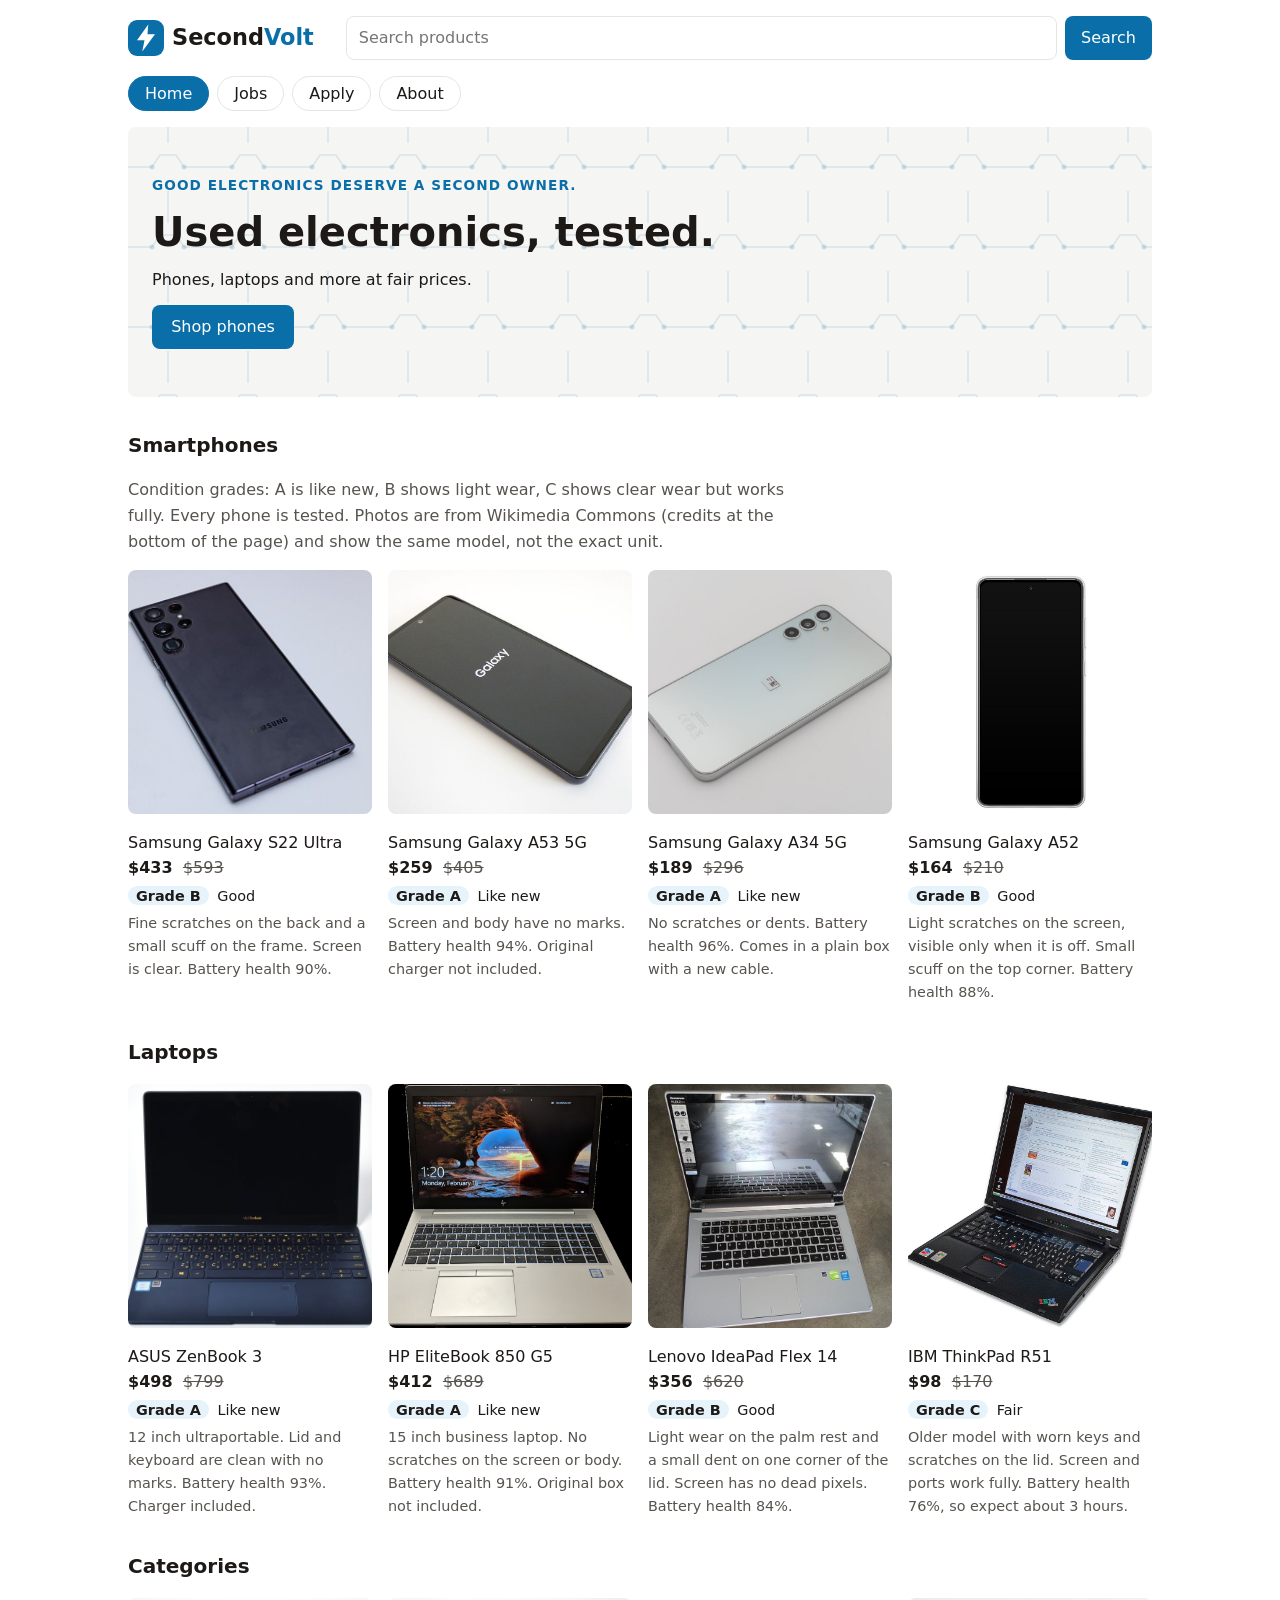
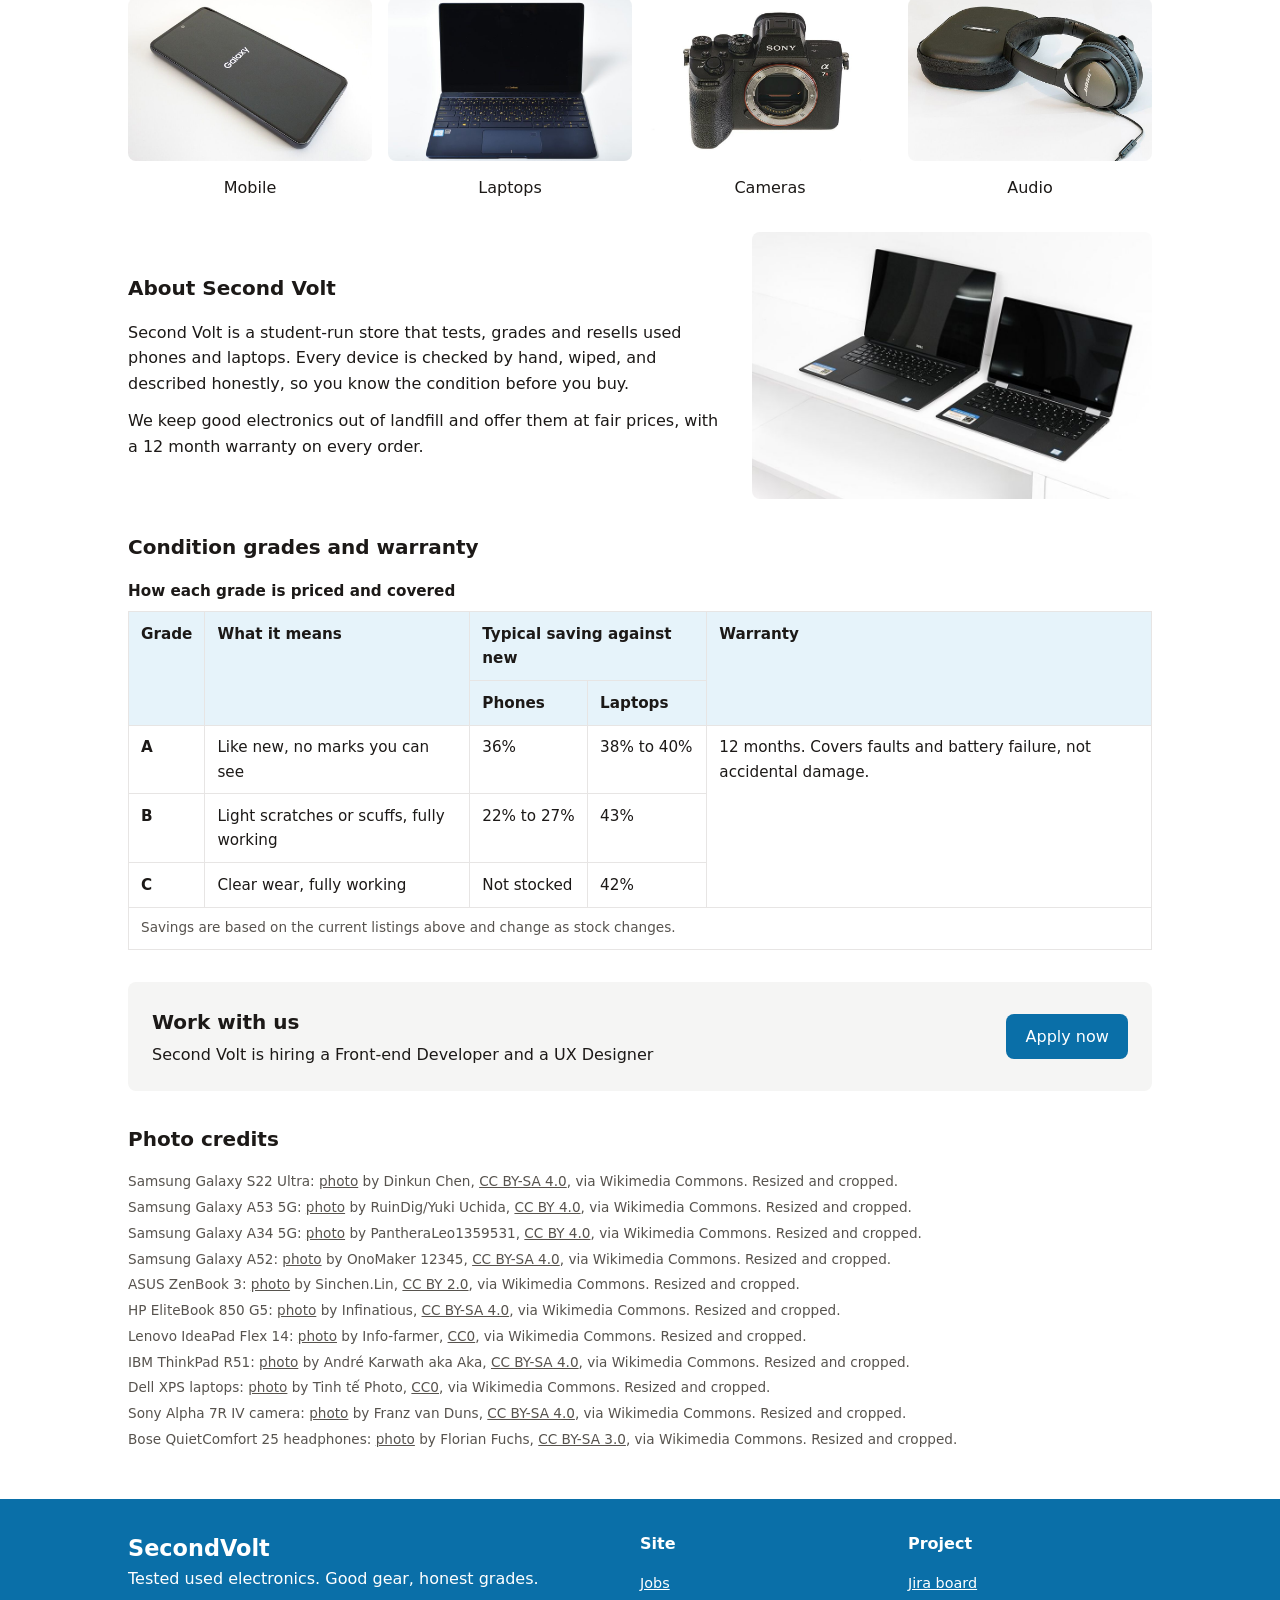
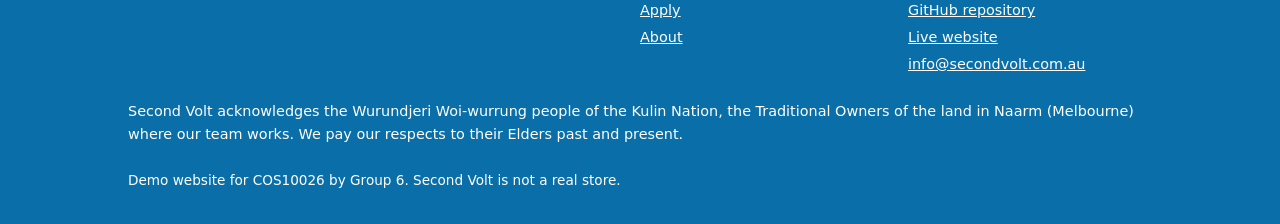
<file: index.html>
<!DOCTYPE html>
<!--
  index.html - Home page for Second Volt
  Author: Trinh Thanh Chuong (106392431), Group 6 (KMCC), COS10026
  Acknowledgements:
  - Shared header, footer and styles.css conventions by the team (see README.md).
  - Product and category photos are from Wikimedia Commons under Creative Commons licences. Photographers and licences are listed in the Photo credits section of this page.
  - Acknowledgement of Country wording follows the guidance linked in the assignment brief.
  - Generative AI (Claude) is being used to review and fix minor problems of the webpage 
-->
<html lang="en">
<head>
  <meta charset="utf-8">
  <meta name="viewport" content="width=device-width, initial-scale=1">
  <meta name="description" content="Second Volt sells tested, used phones and laptops with honest condition grades and a 12 month warranty.">
  <meta name="keywords" content="second hand electronics, used phones, used laptops, refurbished, Second Volt">
  <meta name="author" content="Group 6, COS10026">
  <meta name="theme-color" content="#0a6fa8">
  <link rel="icon" href="images/logo.svg" type="image/svg+xml">
  <title>Second Volt - Used Electronics</title>
  <link rel="stylesheet" href="styles.css">
  <!-- Embedded CSS (assignment requirement): styles for the grade table on this page only -->
  <style>
    .grade-table { width: 100%; border-collapse: collapse; font-size: 0.95rem; }
    .grade-table caption { padding-bottom: 0.5rem; font-weight: 600; text-align: left; }
    .grade-table th, .grade-table td { padding: 0.6rem 0.75rem; text-align: left; border: 1px solid var(--line); vertical-align: top; }
    .grade-table thead th { background: var(--accent-soft); }
    .table-scroll { overflow-x: auto; }
  </style>
</head>
<body>
  <!-- Skip link: lets keyboard and screen reader users jump past the header -->
  <a class="skip-link" href="#main">Skip to main content</a>
  <!-- Header: logo, search form and main menu shared by every page -->
  <header class="site-header">
    <div class="container header-row">
      <a class="logo" href="index.html"><img src="images/logo.svg" width="36" height="36" alt=""><span class="logo-text">Second<span>Volt</span></span></a>
      <form class="search" action="#" role="search">
        <label class="visually-hidden" for="q">Search products</label>
        <input id="q" name="q" type="search" placeholder="Search products">
        <button type="submit">Search</button>
      </form>
    </div>
    <nav class="container main-nav" aria-label="Main">
      <ul>
        <li><a href="index.html" aria-current="page">Home</a></li>
        <li><a href="jobs.html">Jobs</a></li>
        <li><a href="apply.html">Apply</a></li>
        <li><a href="about.html">About</a></li>
      </ul>
    </nav>
  </header>

  <main id="main">
    <!-- Hero: slogan, main heading and call to action. The background image is set in styles.css -->
    <section class="container hero" aria-labelledby="hero-title">
      <p class="slogan">Good electronics deserve a second owner.</p>
      <h1 id="hero-title">Used electronics, tested.</h1>
      <p>Phones, laptops and more at fair prices.</p>
      <a class="button" href="#phones">Shop phones</a>
    </section>

    <!-- Smartphone listings with grade and written condition notes -->
    <section class="container section" id="phones" aria-labelledby="phones-title">
      <h2 id="phones-title">Smartphones</h2>
      <p class="grade-key">Condition grades: A is like new, B shows light wear, C shows clear wear but works fully. Every phone is tested. Photos are from Wikimedia Commons (credits at the bottom of the page) and show the same model, not the exact unit.</p>
      <ul class="product-row">
        <li class="product">
          <img src="images/photos/phone-s22-ultra.jpg" width="900" height="900" alt="Black Samsung Galaxy S22 Ultra phone, back view, on a light surface">
          <h3>Samsung Galaxy S22 Ultra</h3>
          <p class="price">$433 <s>$593</s></p>
          <p class="grade"><span>Grade B</span> Good</p>
          <p class="condition">Fine scratches on the back and a small scuff on the frame. Screen is clear. Battery health 90%.</p>
        </li>
        <li class="product">
          <img src="images/photos/phone-a53.jpg" width="900" height="900" alt="Black Samsung Galaxy A53 5G phone lying on a white surface">
          <h3>Samsung Galaxy A53 5G</h3>
          <p class="price">$259 <s>$405</s></p>
          <p class="grade"><span>Grade A</span> Like new</p>
          <p class="condition">Screen and body have no marks. Battery health 94%. Original charger not included.</p>
        </li>
        <li class="product">
          <img src="images/photos/phone-a34.jpg" width="900" height="900" alt="Silver Samsung Galaxy A34 5G phone seen from the back">
          <h3>Samsung Galaxy A34 5G</h3>
          <p class="price">$189 <s>$296</s></p>
          <p class="grade"><span>Grade A</span> Like new</p>
          <p class="condition">No scratches or dents. Battery health 96%. Comes in a plain box with a new cable.</p>
        </li>
        <li class="product">
          <img src="images/photos/phone-a52.jpg" width="900" height="900" alt="White Samsung Galaxy A52 phone, front view">
          <h3>Samsung Galaxy A52</h3>
          <p class="price">$164 <s>$210</s></p>
          <p class="grade"><span>Grade B</span> Good</p>
          <p class="condition">Light scratches on the screen, visible only when it is off. Small scuff on the top corner. Battery health 88%.</p>
        </li>
      </ul>
    </section>

    <!-- Laptop listings with grade and written condition notes -->
    <section class="container section" id="laptops" aria-labelledby="laptops-title">
      <h2 id="laptops-title">Laptops</h2>
      <ul class="product-row">
        <li class="product">
          <img src="images/photos/laptop-zenbook3.jpg" width="900" height="900" alt="ASUS ZenBook 3 laptop open on a white background">
          <h3>ASUS ZenBook 3</h3>
          <p class="price">$498 <s>$799</s></p>
          <p class="grade"><span>Grade A</span> Like new</p>
          <p class="condition">12 inch ultraportable. Lid and keyboard are clean with no marks. Battery health 93%. Charger included.</p>
        </li>
        <li class="product">
          <img src="images/photos/laptop-elitebook.jpg" width="900" height="900" alt="HP EliteBook 850 G5 laptop open on a dark background">
          <h3>HP EliteBook 850 G5</h3>
          <p class="price">$412 <s>$689</s></p>
          <p class="grade"><span>Grade A</span> Like new</p>
          <p class="condition">15 inch business laptop. No scratches on the screen or body. Battery health 91%. Original box not included.</p>
        </li>
        <li class="product">
          <img src="images/photos/laptop-ideapad.jpg" width="900" height="900" alt="Silver Lenovo IdeaPad Flex 14 laptop open on a concrete floor">
          <h3>Lenovo IdeaPad Flex 14</h3>
          <p class="price">$356 <s>$620</s></p>
          <p class="grade"><span>Grade B</span> Good</p>
          <p class="condition">Light wear on the palm rest and a small dent on one corner of the lid. Screen has no dead pixels. Battery health 84%.</p>
        </li>
        <li class="product">
          <img src="images/photos/laptop-thinkpad.jpg" width="900" height="900" alt="IBM ThinkPad R51 laptop open, showing a web page on the screen">
          <h3>IBM ThinkPad R51</h3>
          <p class="price">$98 <s>$170</s></p>
          <p class="grade"><span>Grade C</span> Fair</p>
          <p class="condition">Older model with worn keys and scratches on the lid. Screen and ports work fully. Battery health 76%, so expect about 3 hours.</p>
        </li>
      </ul>
    </section>

    <!-- Category tiles that link to the product sections -->
    <section class="container section" id="categories" aria-labelledby="cat-title">
      <h2 id="cat-title">Categories</h2>
      <ul class="category-row">
        <li><a href="#phones"><img src="images/photos/phone-a53.jpg" width="900" height="600" alt="">Mobile</a></li>
        <li><a href="#laptops"><img src="images/photos/laptop-zenbook3.jpg" width="900" height="600" alt="">Laptops</a></li>
        <li><span><img src="images/photos/cat-camera.jpg" width="900" height="600" alt="">Cameras</span></li>
        <li><span><img src="images/photos/cat-audio.jpg" width="900" height="600" alt="">Audio</span></li>
      </ul>
    </section>

    <!-- About the company: purpose and identity -->
    <section class="container section about" id="about-us" aria-labelledby="about-title">
      <div>
        <h2 id="about-title">About Second Volt</h2>
        <p>Second Volt is a student-run store that tests, grades and resells used phones and laptops. Every device is checked by hand, wiped, and described honestly, so you know the condition before you buy.</p>
        <p>We keep good electronics out of landfill and offer them at fair prices, with a 12 month warranty on every order.</p>
      </div>
      <img src="images/photos/about-xps.jpg" width="900" height="600" alt="Two Dell XPS laptops open side by side on a white shelf">
    </section>

    <!-- Merged-cell table (rowspan and colspan) explaining condition grades and warranty -->
    <section class="container section" id="grades" aria-labelledby="grades-title">
      <h2 id="grades-title">Condition grades and warranty</h2>
      <div class="table-scroll">
        <table class="grade-table">
          <caption>How each grade is priced and covered</caption>
          <thead>
            <tr>
              <th rowspan="2" scope="col">Grade</th>
              <th rowspan="2" scope="col">What it means</th>
              <th colspan="2" scope="colgroup">Typical saving against new</th>
              <th rowspan="2" scope="col">Warranty</th>
            </tr>
            <tr>
              <th scope="col">Phones</th>
              <th scope="col">Laptops</th>
            </tr>
          </thead>
          <tbody>
            <tr>
              <th scope="row">A</th>
              <td>Like new, no marks you can see</td>
              <td>36%</td>
              <td>38% to 40%</td>
              <td rowspan="3">12 months. Covers faults and battery failure, not accidental damage.</td>
            </tr>
            <tr>
              <th scope="row">B</th>
              <td>Light scratches or scuffs, fully working</td>
              <td>22% to 27%</td>
              <td>43%</td>
            </tr>
            <tr>
              <th scope="row">C</th>
              <td>Clear wear, fully working</td>
              <td>Not stocked</td>
              <td>42%</td>
            </tr>
            <tr>
              <!-- Inline CSS (assignment requirement): small note text -->
              <td colspan="5" style="font-size: 0.85rem; color: #57534e;">Savings are based on the current listings above and change as stock changes.</td>
            </tr>
          </tbody>
        </table>
      </div>
    </section>

    <!-- Careers call to action that links to the Apply page -->
    <section class="container section" id="careers" aria-labelledby="careers-title">
      <div class="careers">
        <div>
          <h2 id="careers-title">Work with us</h2>
          <p>Second Volt is hiring a Front-end Developer and a UX Designer</p>
        </div>
        <a class="button" href="apply.html">Apply now</a>
      </div>
    </section>
    <!-- Photo credits required by the Creative Commons licences -->
    <section class="container section credits" id="credits" aria-labelledby="credits-title">
      <h2 id="credits-title">Photo credits</h2>
      <ul>
        <li>Samsung Galaxy S22 Ultra: <a href="https://commons.wikimedia.org/wiki/File:SAMSUNG_Galaxy_S22_Ultra_BLACK_(9).jpg">photo</a> by Dinkun Chen, <a href="https://creativecommons.org/licenses/by-sa/4.0">CC BY-SA 4.0</a>, via Wikimedia Commons. Resized and cropped.</li>
        <li>Samsung Galaxy A53 5G: <a href="https://commons.wikimedia.org/wiki/File:Galaxy-A53-5G_02.jpg">photo</a> by RuinDig/Yuki Uchida, <a href="https://creativecommons.org/licenses/by/4.0">CC BY 4.0</a>, via Wikimedia Commons. Resized and cropped.</li>
        <li>Samsung Galaxy A34 5G: <a href="https://commons.wikimedia.org/wiki/File:Samsung_Galaxy_A34_5G_20231122_HOF01948-HDR_RAW-Export_cens.png">photo</a> by PantheraLeo1359531, <a href="https://creativecommons.org/licenses/by/4.0">CC BY 4.0</a>, via Wikimedia Commons. Resized and cropped.</li>
        <li>Samsung Galaxy A52: <a href="https://commons.wikimedia.org/wiki/File:Samsung-Galaxy-A52-White.jpg">photo</a> by OnoMaker 12345, <a href="https://creativecommons.org/licenses/by-sa/4.0">CC BY-SA 4.0</a>, via Wikimedia Commons. Resized and cropped.</li>
        <li>ASUS ZenBook 3: <a href="https://commons.wikimedia.org/wiki/File:ASUS_ZenBook_3_UX390.jpg">photo</a> by Sinchen.Lin, <a href="https://creativecommons.org/licenses/by/2.0">CC BY 2.0</a>, via Wikimedia Commons. Resized and cropped.</li>
        <li>HP EliteBook 850 G5: <a href="https://commons.wikimedia.org/wiki/File:HP_EliteBook_850_G5.png">photo</a> by Infinatious, <a href="https://creativecommons.org/licenses/by-sa/4.0">CC BY-SA 4.0</a>, via Wikimedia Commons. Resized and cropped.</li>
        <li>Lenovo IdeaPad Flex 14: <a href="https://commons.wikimedia.org/wiki/File:Lenovo_IdeaPad_Flex14_laptop.jpg">photo</a> by Info-farmer, <a href="http://creativecommons.org/publicdomain/zero/1.0/deed.en">CC0</a>, via Wikimedia Commons. Resized and cropped.</li>
        <li>IBM ThinkPad R51: <a href="https://commons.wikimedia.org/wiki/File:IBM_Thinkpad_R51.jpg">photo</a> by André Karwath aka Aka, <a href="https://creativecommons.org/licenses/by-sa/4.0">CC BY-SA 4.0</a>, via Wikimedia Commons. Resized and cropped.</li>
        <li>Dell XPS laptops: <a href="https://commons.wikimedia.org/wiki/File:DELL_XPS_13_and_15_(37080596413).jpg">photo</a> by Tinh tế Photo, <a href="http://creativecommons.org/publicdomain/zero/1.0/deed.en">CC0</a>, via Wikimedia Commons. Resized and cropped.</li>
        <li>Sony Alpha 7R IV camera: <a href="https://commons.wikimedia.org/wiki/File:Sony_Alpha_7R_IV_elevated_front_view_of_camera_body_with_exposed_sensor.jpg">photo</a> by Franz van Duns, <a href="https://creativecommons.org/licenses/by-sa/4.0">CC BY-SA 4.0</a>, via Wikimedia Commons. Resized and cropped.</li>
        <li>Bose QuietComfort 25 headphones: <a href="https://commons.wikimedia.org/wiki/File:Bose_QuietComfort_25_Acoustic_Noise_Cancelling_Headphones_with_Carry_Case.jpg">photo</a> by Florian Fuchs, <a href="https://creativecommons.org/licenses/by-sa/3.0">CC BY-SA 3.0</a>, via Wikimedia Commons. Resized and cropped.</li>
      </ul>
    </section>
  </main>

  <!-- Footer: page links, project links (Jira, GitHub, live site), email and Acknowledgement of Country -->
  <footer class="site-footer">
    <div class="container footer-grid">
      <div>
        <p class="logo">SecondVolt</p>
        <p>Tested used electronics. Good gear, honest grades.</p>
      </div>
      <nav aria-label="Site pages">
        <h2>Site</h2>
        <ul>
          <li><a href="jobs.html">Jobs</a></li>
          <li><a href="apply.html">Apply</a></li>
          <li><a href="about.html">About</a></li>
        </ul>
      </nav>
      <nav aria-label="Project">
        <h2>Project</h2>
        <ul>
          <li><a href="https://zinbattle3.atlassian.net/jira/software/projects/GROUP6/boards/2/backlog">Jira board</a></li>
          <li><a href="https://github.com/thanh-chuong-trinh/cos10026-kmcc">GitHub repository</a></li>
          <li><a href="https://thanh-chuong-trinh.github.io/cos10026-kmcc/">Live website</a></li>
          <li><a href="mailto:info@secondvolt.com.au">info@secondvolt.com.au</a></li>
        </ul>
      </nav>
    </div>
    <p class="container acknowledgement">Second Volt acknowledges the Wurundjeri Woi-wurrung people of the Kulin Nation, the Traditional Owners of the land in Naarm (Melbourne) where our team works. We pay our respects to their Elders past and present.</p>
    <p class="container copyright">Demo website for COS10026 by Group 6. Second Volt is not a real store.</p>
  </footer>
</body>
</html>
</file>
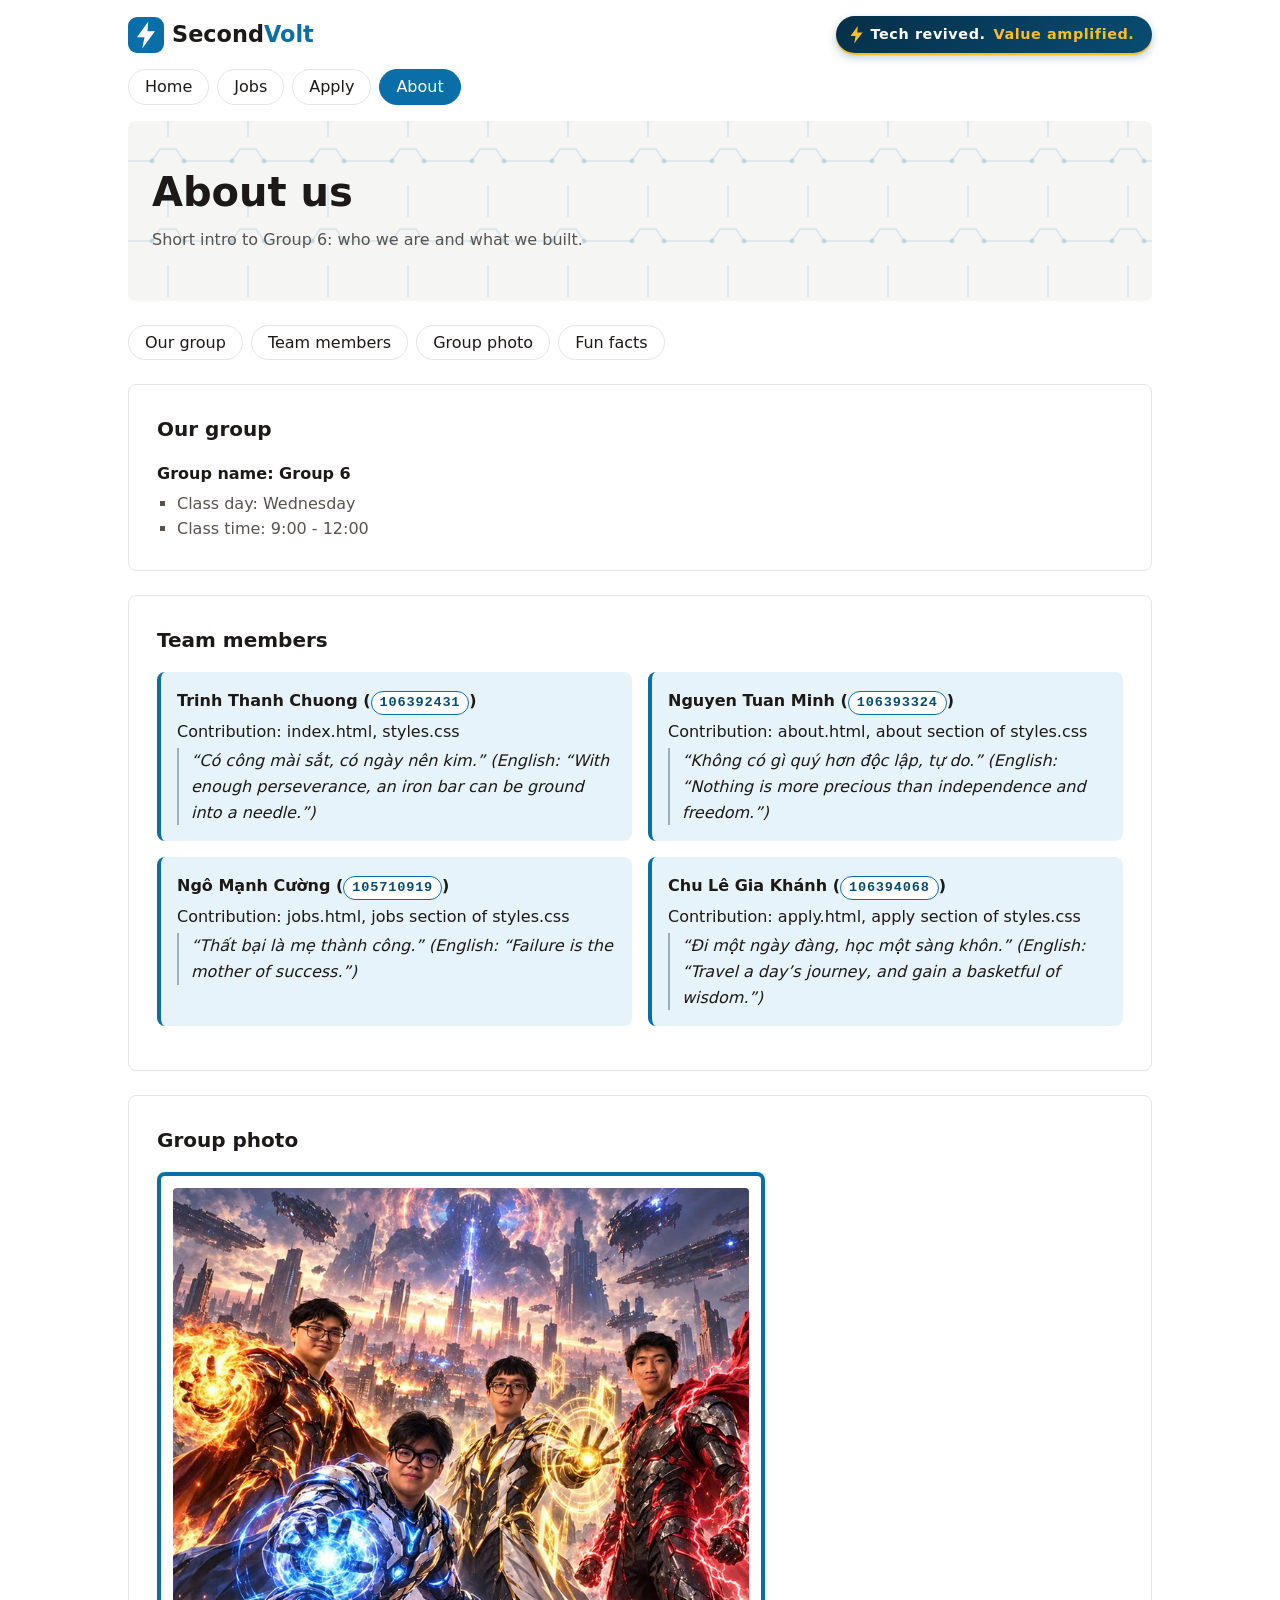
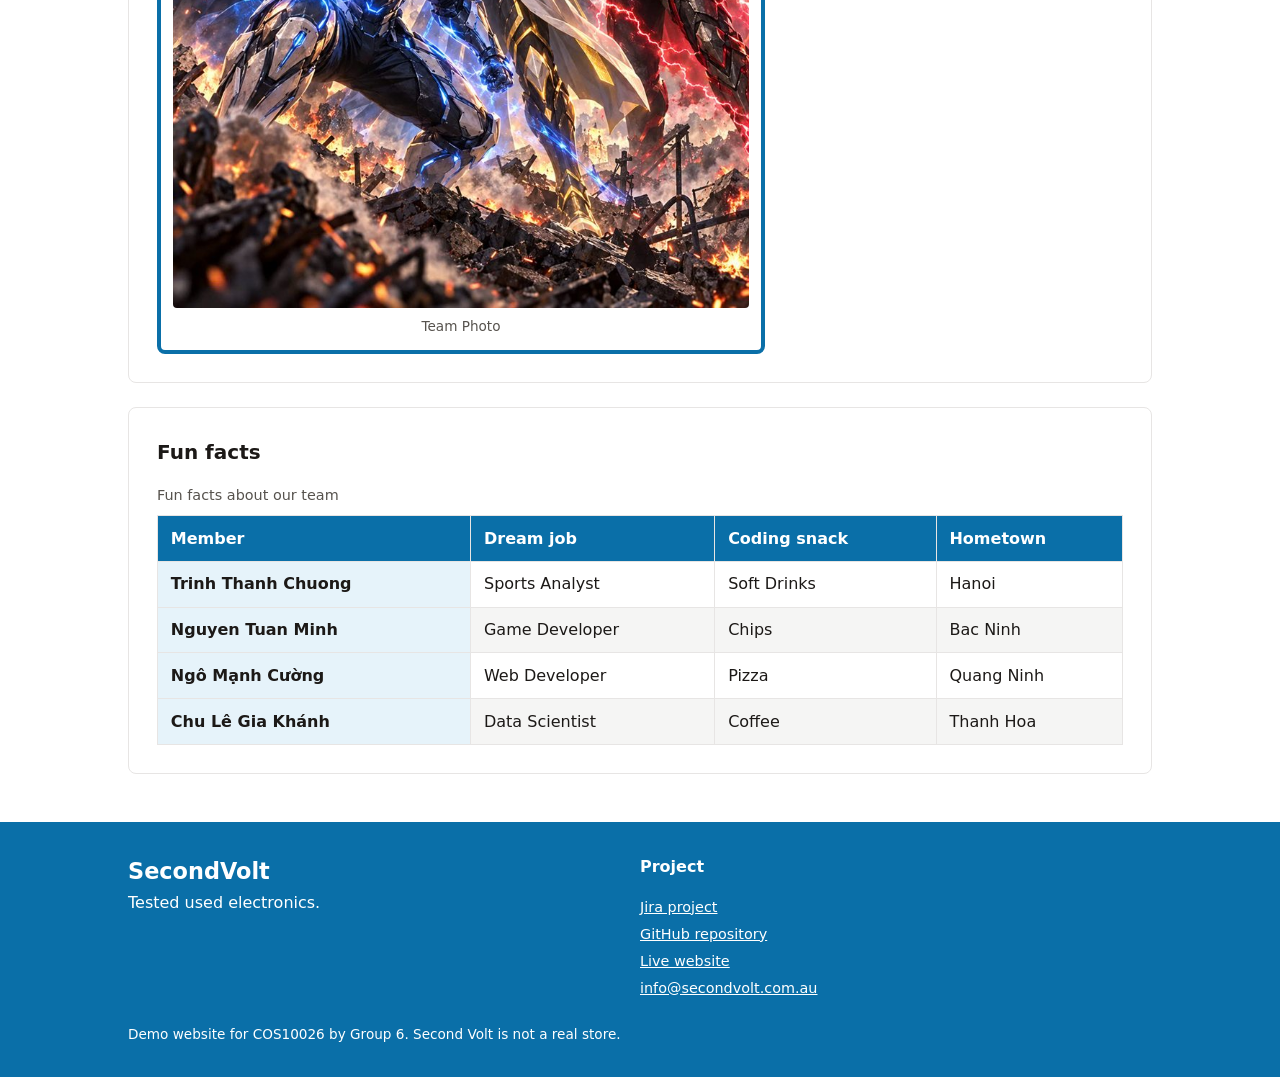
<file: about.html>
<!DOCTYPE html>
<!--
  about.html - About page for Second Volt
  Author: Nguyen Tuan Minh (106393324), Group 6 (KMCC), COS10026
  Acknowledgements:
  - Shared header, footer and styles.css conventions by the team (see README.md).
-->
<html lang="en">
<head>
  <meta charset="utf-8">
  <meta name="viewport" content="width=device-width, initial-scale=1">
  <meta name="description" content="Meet Group 6, the team behind the Second Volt website.">
  <meta name="keywords" content="Second Volt, about us, Group 6, team members, COS10026">
  <meta name="author" content="Nguyen Tuan Minh - 106393324">
  <title>About Us - Second Volt</title>
  <link rel="stylesheet" href="styles.css">

  <!-- Embedded CSS (assignment requirement) -->
  <style>
    .student-id { letter-spacing: 0.06em; }
  </style>
</head>
<body>
  <a class="skip-link" href="#main">Skip to main content</a>

  <header class="site-header">
    <div class="container header-row">
      <a class="logo" href="index.html"><img src="images/logo.svg" width="36" height="36" alt=""><span class="logo-text">Second<span>Volt</span></span></a>
      <p class="header-tagline">Tech revived. <span>Value amplified.</span></p>
    </div>
    <nav class="container main-nav" aria-label="Main">
      <ul>
        <li><a href="index.html">Home</a></li>
        <li><a href="jobs.html">Jobs</a></li>
        <li><a href="apply.html">Apply</a></li>
        <li><a href="about.html" aria-current="page">About</a></li>
      </ul>
    </nav>
  </header>

  <main id="main">
    <section class="container hero" aria-labelledby="page-title">
      <h1 id="page-title">About us</h1>
      <!-- Inline CSS (assignment requirement) -->
      <p style="color: var(--muted);">Short intro to Group 6: who we are and what we built.</p>
    </section>

    <!-- Jump links to the sections below -->
    <nav class="container page-jump" aria-label="On this page">
      <ul>
        <li><a href="#group">Our group</a></li>
        <li><a href="#members">Team members</a></li>
        <li><a href="#photo">Group photo</a></li>
        <li><a href="#facts">Fun facts</a></li>
      </ul>
    </nav>

    <section class="container about-section" id="group" aria-labelledby="group-title">
      <h2 id="group-title">Our group</h2>
      <ul class="group-list">
        <li>Group name: Group 6
          <ul>
            <li>Class day: Wednesday</li>
            <li>Class time: 9:00 - 12:00</li>
          </ul>
        </li>
      </ul>
    </section>

    <section class="container about-section" id="members" aria-labelledby="members-title">
      <h2 id="members-title">Team members</h2>
      <dl class="member-list">
        <div class="member">
          <dt>Trinh Thanh Chuong (<span class="student-id">106392431</span>)</dt>
          <dd>Contribution: index.html, styles.css</dd>
          <dd class="quote"><q lang="vi">Có công mài sắt, có ngày nên kim.</q> (English: <q>With enough perseverance, an iron bar can be ground into a needle.</q>)</dd>
        </div>
        <div class="member">
          <dt>Nguyen Tuan Minh (<span class="student-id">106393324</span>)</dt>
          <dd>Contribution: about.html, about section of styles.css</dd>
          <dd class="quote"><q lang="vi">Không có gì quý hơn độc lập, tự do.</q> (English: <q>Nothing is more precious than independence and freedom.</q>)</dd>
        </div>
        <div class="member">
          <dt>Ngô Mạnh Cường (<span class="student-id">105710919</span>)</dt>
          <dd>Contribution: jobs.html, jobs section of styles.css</dd>
          <dd class="quote"><q lang="vi">Thất bại là mẹ thành công.</q> (English: <q>Failure is the mother of success.</q>)</dd>
        </div>
        <div class="member">
          <dt>Chu Lê Gia Khánh (<span class="student-id">106394068</span>)</dt>
          <dd>Contribution: apply.html, apply section of styles.css</dd>
          <dd class="quote"><q lang="vi">Đi một ngày đàng, học một sàng khôn.</q> (English: <q>Travel a day’s journey, and gain a basketful of wisdom.</q>)</dd>
        </div>
      </dl>
    </section>

    <section class="container about-section" id="photo" aria-labelledby="photo-title">
      <h2 id="photo-title">Group photo</h2>
      <figure class="about-figure">
        <img src="images/group.jpg" alt="Team photo" width="800" height="1000">
        <figcaption>Team Photo</figcaption>
      </figure>
    </section>

    <section class="container about-section" id="facts" aria-labelledby="facts-title">
      <h2 id="facts-title">Fun facts</h2>
      <div class="table-wrap">
        <table class="facts-table">
          <caption>Fun facts about our team</caption>
          <thead>
            <tr>
              <th scope="col">Member</th>
              <th scope="col">Dream job</th>
              <th scope="col">Coding snack</th>
              <th scope="col">Hometown</th>
            </tr>
          </thead>
          <tbody>
            <tr><th scope="row">Trinh Thanh Chuong</th><td>Sports Analyst</td><td>Soft Drinks</td><td>Hanoi</td></tr>
            <tr><th scope="row">Nguyen Tuan Minh</th><td>Game Developer</td><td>Chips</td><td>Bac Ninh</td></tr>
            <tr><th scope="row">Ngô Mạnh Cường</th><td>Web Developer</td><td>Pizza</td><td>Quang Ninh</td></tr>
            <tr><th scope="row">Chu Lê Gia Khánh</th><td>Data Scientist</td><td>Coffee</td><td>Thanh Hoa</td></tr>
          </tbody>
        </table>
      </div>
    </section>
  </main>

  <footer class="site-footer">
    <div class="container footer-grid">
      <div>
        <p class="logo">SecondVolt</p>
        <p>Tested used electronics.</p>
      </div>
      <nav aria-label="Project">
        <h2>Project</h2>
        <ul>
          <li><a href="https://zinbattle3.atlassian.net/jira/software/projects/GROUP6/summary">Jira project</a></li>
          <li><a href="https://github.com/thanh-chuong-trinh/cos10026-kmcc">GitHub repository</a></li>
          <li><a href="https://thanh-chuong-trinh.github.io/cos10026-kmcc/">Live website</a></li>
          <li><a href="mailto:info@secondvolt.com.au">info@secondvolt.com.au</a></li>
        </ul>
      </nav>
    </div>
    <p class="container copyright">Demo website for COS10026 by Group 6. Second Volt is not a real store.</p>
  </footer>
</body>
</html>
</file>
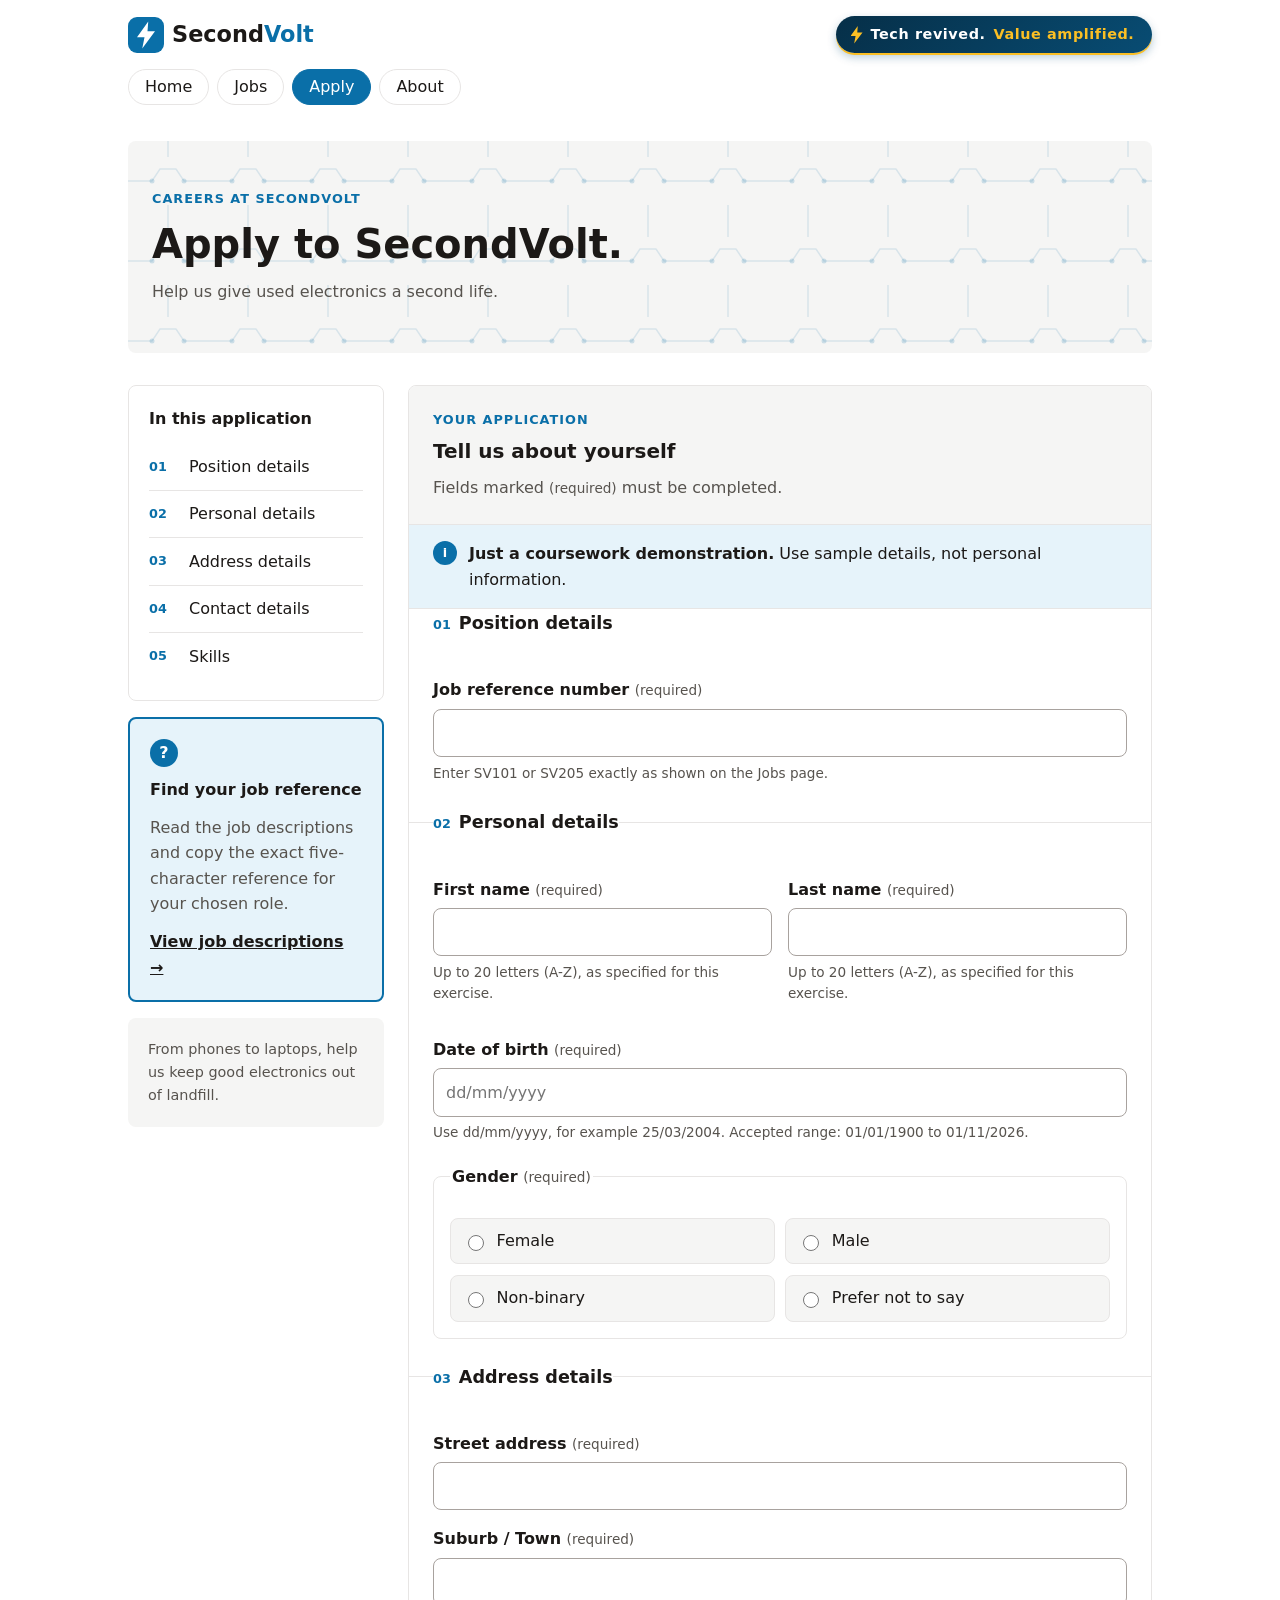
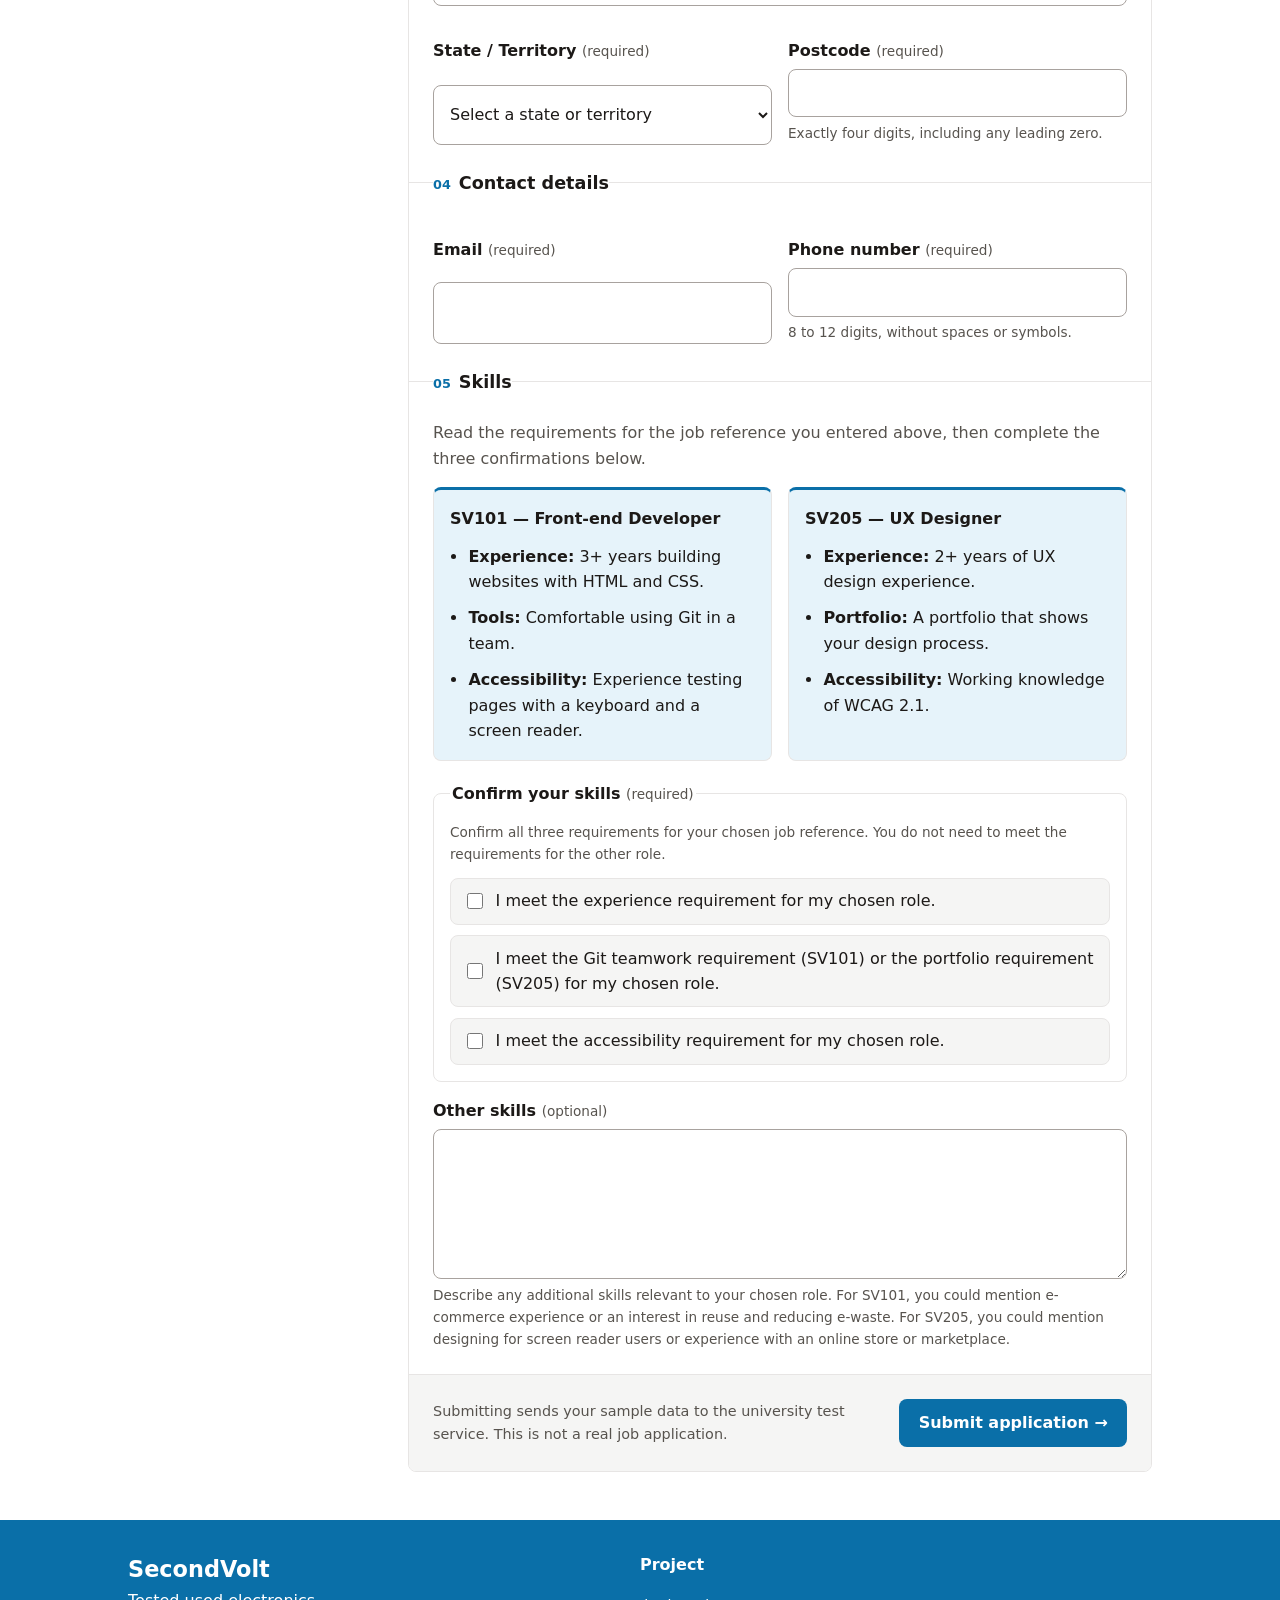
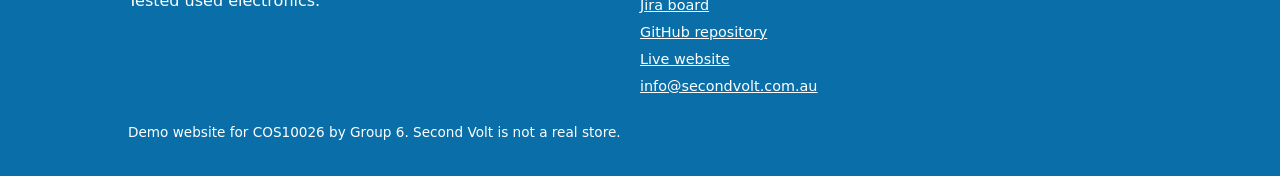
<file: apply.html>
<!doctype html>
<!--
  apply.html - Job application form for Second Volt
  Author: Chu Le Gia Khanh (106394068), Group 6 (KMCC), COS10026
  Acknowledgements:
  - Shared header, footer and styles.css conventions by the team (see README.md).
  - The form posts to the COS10026 test script named in the assignment brief.
-->
<html lang="en">
  <head>
    <meta charset="UTF-8" />
    <meta name="viewport" content="width=device-width, initial-scale=1.0" />
    <meta
      name="description"
      content="Apply for a role at Second Volt, an online store for tested, used electronics."
    />
    <meta
      name="keywords"
      content="Second Volt, job application, careers, front-end developer, UX designer"
    />
    <meta name="author" content="Chu Le Gia Khanh - 106394068" />
    <meta name="color-scheme" content="light" />
    <title>Apply for a role | SecondVolt Careers</title>
    <link rel="stylesheet" href="styles.css" />
    <style>
      /* Small embedded CSS example required by the assignment. */
      #job-reference {
        letter-spacing: 0.12em;
      }
    </style>
  </head>
  <body class="apply-page">
    <a class="skip-link" href="#main">Skip to main content</a>

    <header class="site-header">
      <div class="container header-row">
        <a class="logo" href="index.html"
          ><img src="images/logo.svg" width="36" height="36" alt="" /><span
            class="logo-text"
            >Second<span>Volt</span></span
          ></a
        >
        <p class="header-tagline">Tech revived. <span>Value amplified.</span></p>
      </div>
      <nav class="container main-nav" aria-label="Main">
        <ul>
          <li><a href="index.html">Home</a></li>
          <li><a href="jobs.html">Jobs</a></li>
          <li><a href="apply.html" aria-current="page">Apply</a></li>
          <li><a href="about.html">About</a></li>
        </ul>
      </nav>
    </header>

    <main id="main" class="container apply-main">
      <section class="hero apply-hero" aria-labelledby="page-title">
        <p class="eyebrow">Careers at SecondVolt</p>
        <h1 id="page-title">Apply to <span>SecondVolt.</span></h1>
        <p class="intro-copy">
          Help us give used electronics a second life.
        </p>
      </section>

      <div class="application-layout">
        <aside class="application-sidebar" aria-label="Application guide">
          <nav
            class="section-navigation"
            aria-labelledby="section-navigation-title"
          >
            <h2 id="section-navigation-title">In this application</h2>
            <!-- These are section links, not a progress tracker or a multi-step form. -->
            <ol>
              <li>
                <a href="#position-details"
                  ><span aria-hidden="true">01</span>Position details</a
                >
              </li>
              <li>
                <a href="#personal-details"
                  ><span aria-hidden="true">02</span>Personal details</a
                >
              </li>
              <li>
                <a href="#address-details"
                  ><span aria-hidden="true">03</span>Address details</a
                >
              </li>
              <li>
                <a href="#contact-details"
                  ><span aria-hidden="true">04</span>Contact details</a
                >
              </li>
              <li>
                <a href="#skills-details"
                  ><span aria-hidden="true">05</span>Skills</a
                >
              </li>
            </ol>
          </nav>
          <section
            class="reference-guide"
            aria-labelledby="reference-guide-title"
          >
            <span class="guide-icon" aria-hidden="true">?</span>
            <h2 id="reference-guide-title">Find your job reference</h2>
            <p>
              Read the job descriptions and copy the exact five-character
              reference for your chosen role.
            </p>
            <a class="text-link" href="jobs.html"
              >View job descriptions <span aria-hidden="true">&rarr;</span></a
            >
          </section>
          <p class="sidebar-caption">
            From phones to laptops, help us keep good electronics out of
            landfill.
          </p>
        </aside>

        <div class="form-panel">
          <div class="form-heading">
            <p class="eyebrow">Your application</p>
            <h2 id="form-title">Tell us about yourself</h2>
            <p id="required-note">
              Fields marked
              <span class="required-example">(required)</span> must be
              completed.
            </p>
          </div>
          <div class="demo-notice">
            <span class="notice-icon" aria-hidden="true">i</span>
            <p>
              <strong>Just a coursework demonstration.</strong> Use sample
              details, not personal information.
            </p>
          </div>

          <form
            id="application-form"
            class="application-form"
            tabindex="-1"
            aria-label="Job application"
            aria-describedby="required-note"
            action="https://mercury.swin.edu.au/it000000/formtest.php"
            method="post"
          >
            <!-- 1. Position details -->
            <fieldset class="form-section" id="position-details" tabindex="-1">
              <legend>
                <span class="section-number" aria-hidden="true">01</span
                >Position details
              </legend>
              <p class="form-field">
                <label for="job-reference"
                  >Job reference number <span>(required)</span></label
                >
                <input
                  type="text"
                  id="job-reference"
                  name="job_reference"
                  minlength="5"
                  maxlength="5"
                  pattern="SV101|SV205"
                  aria-describedby="job-reference-help job-reference-error"
                  title="Enter SV101 or SV205 exactly as shown on the Jobs page."
                  required
                />
                <small id="job-reference-help"
                  >Enter SV101 or SV205 exactly as shown on the Jobs page.</small
                >
                <span class="field-error" id="job-reference-error"
                  >Error: Enter a valid job reference: SV101 or SV205.</span
                >
              </p>
            </fieldset>

            <!-- 2. Personal details -->
            <fieldset class="form-section" id="personal-details" tabindex="-1">
              <legend>
                <span class="section-number" aria-hidden="true">02</span
                >Personal details
              </legend>
              <div class="form-grid">
                <p class="form-field">
                  <label for="first-name"
                    >First name <span>(required)</span></label
                  >
                  <input
                    type="text"
                    id="first-name"
                    name="first_name"
                    autocomplete="given-name"
                    maxlength="20"
                    pattern="[A-Za-z]{1,20}"
                    aria-describedby="first-name-help first-name-error"
                    title="Enter up to 20 letters from A to Z, without spaces or numbers."
                    required
                  />
                  <small id="first-name-help"
                    >Up to 20 letters (A-Z), as specified for this
                    exercise.</small
                  >
                  <span class="field-error" id="first-name-error"
                    >Error: Enter your first name using 1 to 20 letters (A-Z),
                    without spaces or numbers.</span
                  >
                </p>
                <p class="form-field">
                  <label for="last-name"
                    >Last name <span>(required)</span></label
                  >
                  <input
                    type="text"
                    id="last-name"
                    name="last_name"
                    autocomplete="family-name"
                    maxlength="20"
                    pattern="[A-Za-z]{1,20}"
                    aria-describedby="last-name-help last-name-error"
                    title="Enter up to 20 letters from A to Z, without spaces or numbers."
                    required
                  />
                  <small id="last-name-help"
                    >Up to 20 letters (A-Z), as specified for this
                    exercise.</small
                  >
                  <span class="field-error" id="last-name-error"
                    >Error: Enter your last name using 1 to 20 letters (A-Z),
                    without spaces or numbers.</span
                  >
                </p>
                <p class="form-field field-wide">
                  <label for="date-of-birth"
                    >Date of birth <span>(required)</span></label
                  >
                  <!-- HTML-only validation: valid calendar dates from 1900 to
                       the fixed cutoff 01/11/2026, including leap years.
                       The lookahead limits the year and cutoff; the remaining
                       alternatives check month lengths and 29 February.
                       HTML cannot update today's date automatically. Update
                       pattern, title, help and error together if the cutoff changes. -->
                  <input
                    type="text"
                    id="date-of-birth"
                    name="date_of_birth"
                    autocomplete="bday"
                    placeholder="dd/mm/yyyy"
                    minlength="10"
                    maxlength="10"
                    pattern="(?=(?:[0-9]{2}/[0-9]{2}/(?:19[0-9]{2}|20[01][0-9]|202[0-5])|[0-9]{2}/(?:0[1-9]|10)/2026|01/11/2026)$)(?:(?:0[1-9]|1[0-9]|2[0-8])/(?:0[1-9]|1[0-2])/[0-9]{4}|(?:29|30)/(?:0[13-9]|1[0-2])/[0-9]{4}|31/(?:0[13578]|1[02])/[0-9]{4}|29/02/(?:(?:19|20)(?:0[48]|[2468][048]|[13579][26])|2000))"
                    aria-describedby="date-of-birth-help date-of-birth-error"
                    title="Enter a real date as dd/mm/yyyy, between 01/01/1900 and 01/11/2026."
                    required
                  />
                  <small id="date-of-birth-help"
                    >Use dd/mm/yyyy, for example 25/03/2004. Accepted range:
                    01/01/1900 to 01/11/2026.</small
                  >
                  <span class="field-error" id="date-of-birth-error"
                    >Error: Enter a real calendar date in dd/mm/yyyy format,
                    between 01/01/1900 and 01/11/2026. Check the day, month and
                    leap year.</span
                  >
                </p>
              </div>

              <fieldset class="choice-group gender-group">
                <legend>Gender <span>(required)</span></legend>
                <div class="choice-options gender-options">
                  <p>
                    <input
                      type="radio"
                      id="gender-female"
                      name="gender"
                      value="female"
                      required
                      aria-describedby="gender-error"
                    />
                    <label for="gender-female">Female</label>
                  </p>
                  <p>
                    <input
                      type="radio"
                      id="gender-male"
                      name="gender"
                      value="male"
                      required
                      aria-describedby="gender-error"
                    />
                    <label for="gender-male">Male</label>
                  </p>
                  <p>
                    <input
                      type="radio"
                      id="gender-non-binary"
                      name="gender"
                      value="non-binary"
                      required
                      aria-describedby="gender-error"
                    />
                    <label for="gender-non-binary">Non-binary</label>
                  </p>
                  <p>
                    <input
                      type="radio"
                      id="gender-not-disclosed"
                      name="gender"
                      value="prefer-not-to-say"
                      required
                      aria-describedby="gender-error"
                    />
                    <label for="gender-not-disclosed">Prefer not to say</label>
                  </p>
                </div>
                <p class="field-error" id="gender-error">
                  Error: Select one gender option. You may choose Prefer not to
                  say.
                </p>
              </fieldset>
            </fieldset>

            <!-- 3. Address details -->
            <fieldset class="form-section" id="address-details" tabindex="-1">
              <legend>
                <span class="section-number" aria-hidden="true">03</span>Address
                details
              </legend>
              <p class="form-field">
                <label for="street-address"
                  >Street address <span>(required)</span></label
                >
                <input
                  type="text"
                  id="street-address"
                  name="street_address"
                  autocomplete="address-line1"
                  maxlength="40"
                  pattern="(?=.*\S).{1,40}"
                  title="Enter up to 40 characters, including at least one non-space character."
                  required
                  aria-describedby="street-address-error"
                />
                <span class="field-error" id="street-address-error"
                  >Error: Enter a street address of up to 40 characters. Spaces
                  alone are not accepted.</span
                >
              </p>
              <div class="form-grid">
                <p class="form-field field-wide">
                  <label for="suburb"
                    >Suburb / Town <span>(required)</span></label
                  >
                  <input
                    type="text"
                    id="suburb"
                    name="suburb"
                    autocomplete="address-level2"
                    maxlength="40"
                    pattern="(?=.*\S).{1,40}"
                    title="Enter up to 40 characters, including at least one non-space character."
                    required
                    aria-describedby="suburb-error"
                  />
                  <span class="field-error" id="suburb-error"
                    >Error: Enter a suburb or town of up to 40 characters.
                    Spaces alone are not accepted.</span
                  >
                </p>
                <p class="form-field">
                  <label for="state"
                    >State / Territory <span>(required)</span></label
                  >
                  <select
                    id="state"
                    name="state"
                    autocomplete="address-level1"
                    required
                    aria-describedby="state-error"
                  >
                    <option value="" selected disabled>
                      Select a state or territory
                    </option>
                    <option value="VIC">VIC</option>
                    <option value="NSW">NSW</option>
                    <option value="QLD">QLD</option>
                    <option value="NT">NT</option>
                    <option value="WA">WA</option>
                    <option value="SA">SA</option>
                    <option value="TAS">TAS</option>
                    <option value="ACT">ACT</option>
                  </select>
                  <span class="field-error" id="state-error"
                    >Error: Select a state or territory.</span
                  >
                </p>
                <p class="form-field">
                  <label for="postcode">Postcode <span>(required)</span></label>
                  <input
                    type="text"
                    id="postcode"
                    name="postcode"
                    inputmode="numeric"
                    autocomplete="postal-code"
                    minlength="4"
                    maxlength="4"
                    pattern="[0-9]{4}"
                    aria-describedby="postcode-help postcode-error"
                    title="Enter exactly four digits."
                    required
                  />
                  <small id="postcode-help"
                    >Exactly four digits, including any leading zero.</small
                  >
                  <span class="field-error" id="postcode-error"
                    >Error: Enter exactly four digits for the postcode.</span
                  >
                </p>
              </div>
            </fieldset>

            <!-- 4. Contact details -->
            <fieldset class="form-section" id="contact-details" tabindex="-1">
              <legend>
                <span class="section-number" aria-hidden="true">04</span>Contact
                details
              </legend>
              <div class="form-grid">
                <p class="form-field">
                  <label for="email">Email <span>(required)</span></label>
                  <input
                    type="email"
                    id="email"
                    name="email"
                    autocomplete="email"
                    required
                    aria-describedby="email-error"
                  />
                  <span class="field-error" id="email-error"
                    >Error: Enter an email address in the format
                    name@example.com.</span
                  >
                </p>
                <p class="form-field">
                  <label for="phone"
                    >Phone number <span>(required)</span></label
                  >
                  <input
                    type="tel"
                    id="phone"
                    name="phone"
                    inputmode="numeric"
                    autocomplete="tel"
                    minlength="8"
                    maxlength="12"
                    pattern="[0-9]{8,12}"
                    aria-describedby="phone-help phone-error"
                    title="Enter 8 to 12 digits without spaces or symbols."
                    required
                  />
                  <small id="phone-help"
                    >8 to 12 digits, without spaces or symbols.</small
                  >
                  <span class="field-error" id="phone-error"
                    >Error: Enter 8 to 12 digits without spaces or
                    symbols.</span
                  >
                </p>
              </div>
            </fieldset>

            <!-- 5. Skills -->
            <fieldset class="form-section" id="skills-details" tabindex="-1">
              <legend>
                <span class="section-number" aria-hidden="true">05</span>Skills
              </legend>
              <p class="role-requirements-intro">
                Read the requirements for the job reference you entered above,
                then complete the three confirmations below.
              </p>
              <div class="role-requirements">
                <section class="role-requirements-card" aria-labelledby="sv101-skills-title">
                  <h3 id="sv101-skills-title">SV101 — Front-end Developer</h3>
                  <ul>
                    <li><strong>Experience:</strong> 3+ years building websites with HTML and CSS.</li>
                    <li><strong>Tools:</strong> Comfortable using Git in a team.</li>
                    <li><strong>Accessibility:</strong> Experience testing pages with a keyboard and a screen reader.</li>
                  </ul>
                </section>
                <section class="role-requirements-card" aria-labelledby="sv205-skills-title">
                  <h3 id="sv205-skills-title">SV205 — UX Designer</h3>
                  <ul>
                    <li><strong>Experience:</strong> 2+ years of UX design experience.</li>
                    <li><strong>Portfolio:</strong> A portfolio that shows your design process.</li>
                    <li><strong>Accessibility:</strong> Working knowledge of WCAG 2.1.</li>
                  </ul>
                </section>
              </div>
              <fieldset
                class="choice-group"
                aria-describedby="skills-help skills-error"
              >
                <legend>Confirm your skills <span>(required)</span></legend>
                <p id="skills-help">
                  Confirm all three requirements for your chosen job reference.
                  You do not need to meet the requirements for the other role.
                </p>
                <!-- Applicants declare the requirements for their selected role.
                     HTML validation checks confirmation, not actual experience. -->
                <div class="choice-options skill-options">
                  <p>
                    <input
                      type="checkbox"
                      id="skill-experience"
                      name="skills[]"
                      value="Required experience for the selected role"
                      required
                      aria-describedby="skills-help skills-error"
                    />
                    <label for="skill-experience">
                      I meet the experience requirement for my chosen role.
                    </label>
                  </p>
                  <p>
                    <input
                      type="checkbox"
                      id="skill-tools-portfolio"
                      name="skills[]"
                      value="Git teamwork or UX portfolio for the selected role"
                      required
                      aria-describedby="skills-help skills-error"
                    />
                    <label for="skill-tools-portfolio">
                      I meet the Git teamwork requirement (SV101) or the
                      portfolio requirement (SV205) for my chosen role.
                    </label>
                  </p>
                  <p>
                    <input
                      type="checkbox"
                      id="skill-accessible-design"
                      name="skills[]"
                      value="Accessibility requirements for the selected role"
                      required
                      aria-describedby="skills-help skills-error"
                    />
                    <label for="skill-accessible-design">
                      I meet the accessibility requirement for my chosen role.
                    </label>
                  </p>
                </div>
                <p class="field-error" id="skills-error">
                  Error: Confirm all three requirements for your chosen role.
                </p>
              </fieldset>

              <p class="form-field">
                <label for="other-skills"
                  >Other skills <span>(optional)</span></label
                >
                <textarea
                  id="other-skills"
                  name="other_skills"
                  rows="5"
                  cols="40"
                  aria-describedby="other-skills-help"
                ></textarea>
                <small id="other-skills-help"
                  >Describe any additional skills relevant to your chosen role.
                  For SV101, you could mention e-commerce experience or an
                  interest in reuse and reducing e-waste. For SV205, you could
                  mention designing for screen reader users or experience with
                  an online store or marketplace.</small
                >
              </p>
            </fieldset>

            <div class="form-bottom">
              <p class="form-test-note">
                Submitting sends your sample data to the university test
                service. This is not a real job application.
              </p>
              <p class="form-actions">
                <!-- Inline CSS example required by the assignment; most styling should remain external. -->
                <button type="submit" style="font-weight: 700">
                  Submit application <span aria-hidden="true">&rarr;</span>
                </button>
              </p>
            </div>
          </form>
        </div>
      </div>
    </main>

    <footer class="site-footer">
      <div class="container footer-grid">
        <div>
          <p class="logo">SecondVolt</p>
          <p>Tested used electronics.</p>
        </div>
        <nav aria-label="Project">
          <h2>Project</h2>
          <ul>
            <li>
              <a
                href="https://zinbattle3.atlassian.net/jira/software/projects/GROUP6/boards/2/backlog"
                >Jira board</a
              >
            </li>
            <li>
              <a href="https://github.com/thanh-chuong-trinh/cos10026-kmcc"
                >GitHub repository</a
              >
            </li>
            <li>
              <a href="https://thanh-chuong-trinh.github.io/cos10026-kmcc/"
                >Live website</a
              >
            </li>
            <li>
              <a href="mailto:info@secondvolt.com.au"
                >info@secondvolt.com.au</a
              >
            </li>
          </ul>
        </nav>
      </div>
      <p class="container copyright">
        Demo website for COS10026 by Group 6. Second Volt is not a real store.
      </p>
    </footer>
  </body>
</html>
</file>
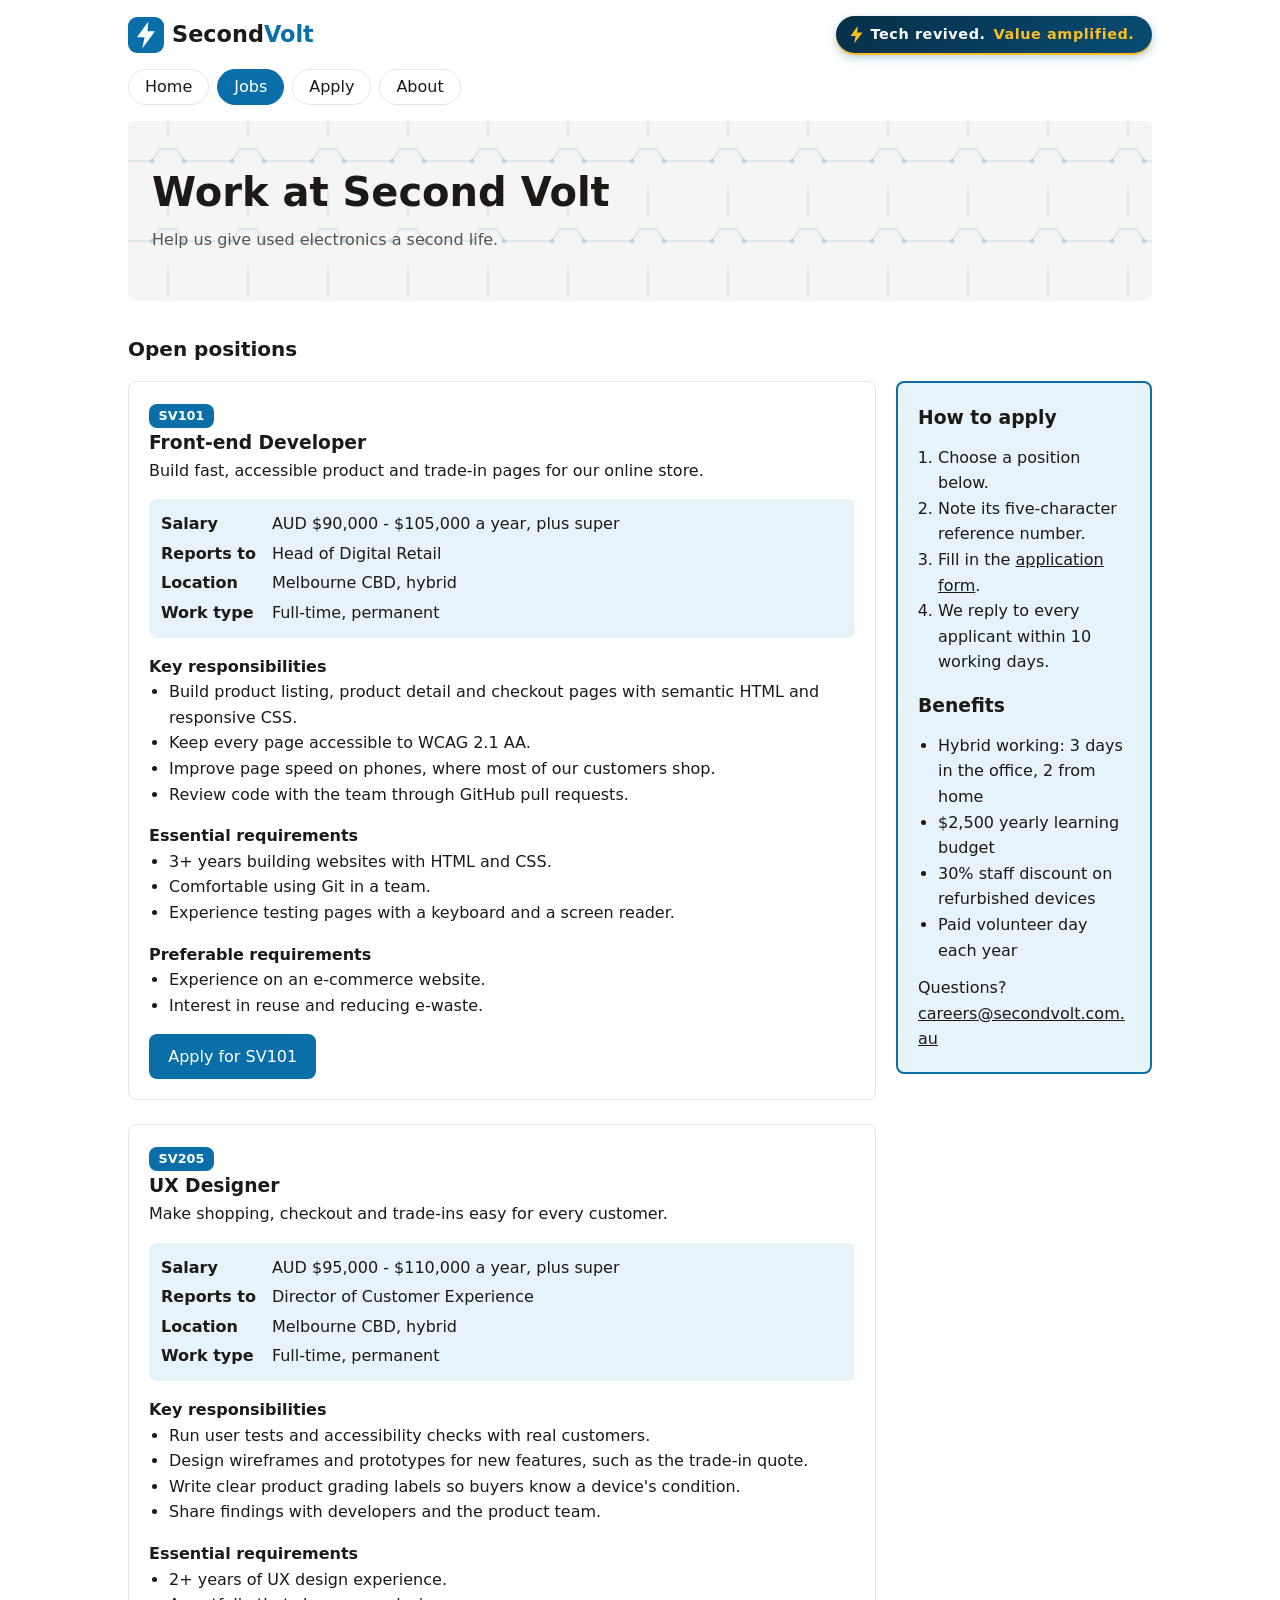
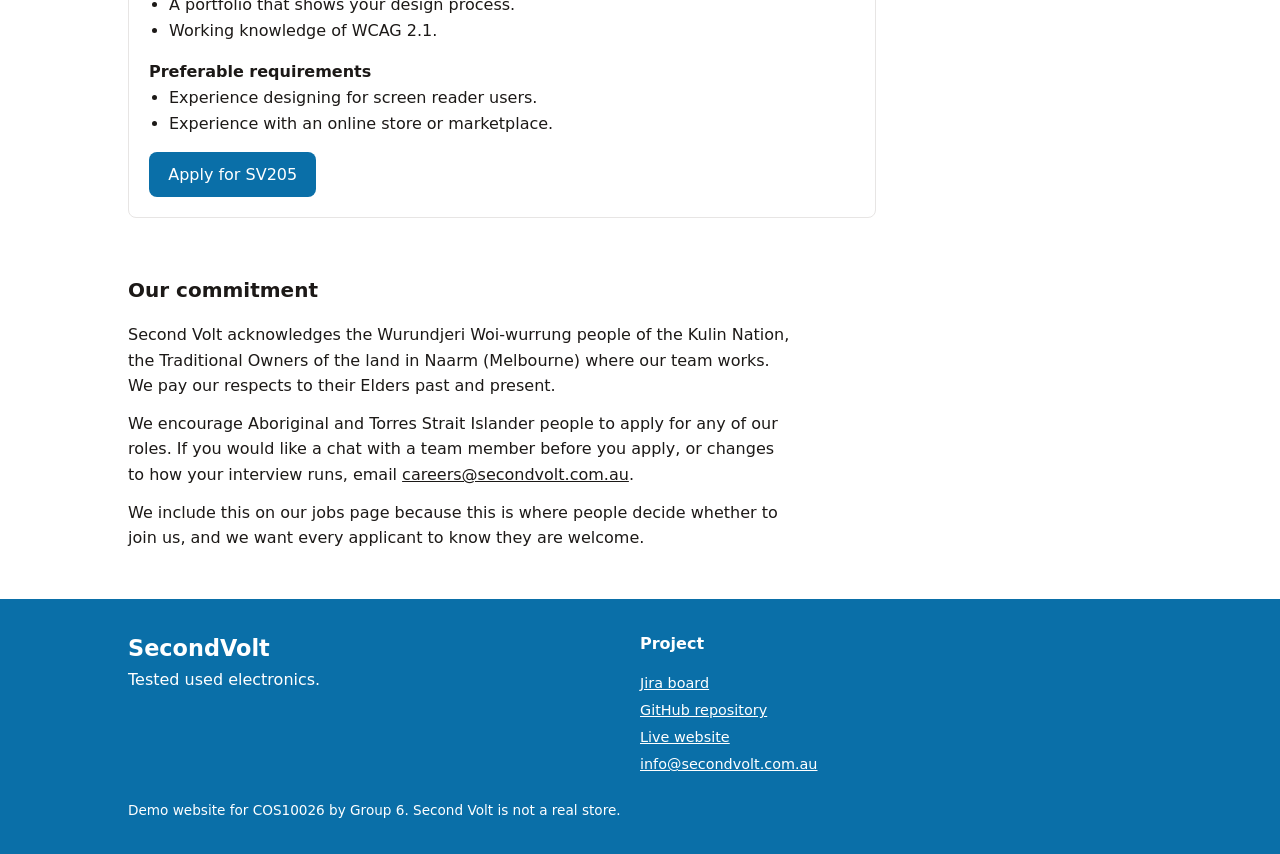
<file: jobs.html>
<!DOCTYPE html>
<!--
  jobs.html - Position descriptions for Second Volt
  Author: Ngo Manh Cuong (105710919), Group 6 (KMCC), COS10026
  Acknowledgements:
  - Shared header, footer and styles.css conventions by the team (see README.md).
  - Acknowledgement of Country wording follows the guidance linked in the assignment brief.
-->
<html lang="en">
<head>
  <meta charset="utf-8">
  <meta name="viewport" content="width=device-width, initial-scale=1">
  <meta name="description" content="Jobs at Second Volt, an online store for tested, used electronics in Melbourne, Australia.">
  <meta name="keywords" content="Second Volt, jobs, careers, front-end developer, UX designer, e-commerce">
  <meta name="author" content="Ngo Manh Cuong - 105710919">
  <title>Jobs - Second Volt</title>
  <link rel="stylesheet" href="styles.css">

  <!-- Embedded CSS (assignment requirement): badge for the job reference number -->
  <style>
    .job-ref { display: inline-block; padding: 0.1rem 0.6rem; color: #fff; background: var(--accent); border-radius: var(--radius); font-size: 0.8rem; font-weight: 600; }
  </style>
</head>
<body>
  <a class="skip-link" href="#main">Skip to main content</a>

  <header class="site-header">
    <div class="container header-row">
      <a class="logo" href="index.html"><img src="images/logo.svg" width="36" height="36" alt=""><span class="logo-text">Second<span>Volt</span></span></a>
      <p class="header-tagline">Tech revived. <span>Value amplified.</span></p>
    </div>
    <nav class="container main-nav" aria-label="Main">
      <ul>
        <li><a href="index.html">Home</a></li>
        <li><a href="jobs.html" aria-current="page">Jobs</a></li>
        <li><a href="apply.html">Apply</a></li>
        <li><a href="about.html">About</a></li>
      </ul>
    </nav>
  </header>

  <main id="main">
    <section class="container hero" aria-labelledby="page-title">
      <h1 id="page-title">Work at Second Volt</h1>
      <!-- Inline CSS (assignment requirement) -->
      <p style="color: var(--muted);">Help us give used electronics a second life.</p>
    </section>

    <section class="container section jobs" aria-labelledby="jobs-title">
      <h2 id="jobs-title">Open positions</h2>

      <aside class="jobs-aside" aria-labelledby="apply-steps-title">
        <h3 id="apply-steps-title">How to apply</h3>
        <ol>
          <li>Choose a position below.</li>
          <li>Note its five-character reference number.</li>
          <li>Fill in the <a href="apply.html">application form</a>.</li>
          <li>We reply to every applicant within 10 working days.</li>
        </ol>
        <h3>Benefits</h3>
        <ul>
          <li>Hybrid working: 3 days in the office, 2 from home</li>
          <li>$2,500 yearly learning budget</li>
          <li>30% staff discount on refurbished devices</li>
          <li>Paid volunteer day each year</li>
        </ul>
        <p>Questions? <a href="mailto:careers@secondvolt.com.au">careers@secondvolt.com.au</a></p>
      </aside>

      <section class="job" aria-labelledby="sv101">
        <p class="job-ref"><span class="visually-hidden">Reference number: </span>SV101</p>
        <h3 id="sv101">Front-end Developer</h3>
        <p>Build fast, accessible product and trade-in pages for our online store.</p>
        <dl class="job-facts">
          <dt>Salary</dt><dd>AUD $90,000 - $105,000 a year, plus super</dd>
          <dt>Reports to</dt><dd>Head of Digital Retail</dd>
          <dt>Location</dt><dd>Melbourne CBD, hybrid</dd>
          <dt>Work type</dt><dd>Full-time, permanent</dd>
        </dl>
        <h4>Key responsibilities</h4>
        <ul>
          <li>Build product listing, product detail and checkout pages with semantic HTML and responsive CSS.</li>
          <li>Keep every page accessible to WCAG 2.1 AA.</li>
          <li>Improve page speed on phones, where most of our customers shop.</li>
          <li>Review code with the team through GitHub pull requests.</li>
        </ul>
        <h4>Essential requirements</h4>
        <ul>
          <li>3+ years building websites with HTML and CSS.</li>
          <li>Comfortable using Git in a team.</li>
          <li>Experience testing pages with a keyboard and a screen reader.</li>
        </ul>
        <h4>Preferable requirements</h4>
        <ul>
          <li>Experience on an e-commerce website.</li>
          <li>Interest in reuse and reducing e-waste.</li>
        </ul>
        <a class="button" href="apply.html">Apply for SV101</a>
      </section>

      <section class="job" aria-labelledby="sv205">
        <p class="job-ref"><span class="visually-hidden">Reference number: </span>SV205</p>
        <h3 id="sv205">UX Designer</h3>
        <p>Make shopping, checkout and trade-ins easy for every customer.</p>
        <dl class="job-facts">
          <dt>Salary</dt><dd>AUD $95,000 - $110,000 a year, plus super</dd>
          <dt>Reports to</dt><dd>Director of Customer Experience</dd>
          <dt>Location</dt><dd>Melbourne CBD, hybrid</dd>
          <dt>Work type</dt><dd>Full-time, permanent</dd>
        </dl>
        <h4>Key responsibilities</h4>
        <ul>
          <li>Run user tests and accessibility checks with real customers.</li>
          <li>Design wireframes and prototypes for new features, such as the trade-in quote.</li>
          <li>Write clear product grading labels so buyers know a device's condition.</li>
          <li>Share findings with developers and the product team.</li>
        </ul>
        <h4>Essential requirements</h4>
        <ul>
          <li>2+ years of UX design experience.</li>
          <li>A portfolio that shows your design process.</li>
          <li>Working knowledge of WCAG 2.1.</li>
        </ul>
        <h4>Preferable requirements</h4>
        <ul>
          <li>Experience designing for screen reader users.</li>
          <li>Experience with an online store or marketplace.</li>
        </ul>
        <a class="button" href="apply.html">Apply for SV205</a>
      </section>
    </section>

    <!-- Acknowledgement and inclusive employment statement (assignment requirement) -->
    <section class="container section commitment" aria-labelledby="commitment-title">
      <h2 id="commitment-title">Our commitment</h2>
      <p>Second Volt acknowledges the Wurundjeri Woi-wurrung people of the Kulin Nation, the Traditional Owners of the land in Naarm (Melbourne) where our team works. We pay our respects to their Elders past and present.</p>
      <p>We encourage Aboriginal and Torres Strait Islander people to apply for any of our roles. If you would like a chat with a team member before you apply, or changes to how your interview runs, email <a href="mailto:careers@secondvolt.com.au">careers@secondvolt.com.au</a>.</p>
      <p>We include this on our jobs page because this is where people decide whether to join us, and we want every applicant to know they are welcome.</p>
    </section>
  </main>

  <footer class="site-footer">
    <div class="container footer-grid">
      <div>
        <p class="logo">SecondVolt</p>
        <p>Tested used electronics.</p>
      </div>
      <nav aria-label="Project">
        <h2>Project</h2>
        <ul>
          <li><a href="https://zinbattle3.atlassian.net/jira/software/projects/GROUP6/boards/2/backlog">Jira board</a></li>
          <li><a href="https://github.com/thanh-chuong-trinh/cos10026-kmcc">GitHub repository</a></li>
          <li><a href="https://thanh-chuong-trinh.github.io/cos10026-kmcc/">Live website</a></li>
          <li><a href="mailto:info@secondvolt.com.au">info@secondvolt.com.au</a></li>
        </ul>
      </nav>
    </div>
    <p class="container copyright">Demo website for COS10026 by Group 6. Second Volt is not a real store.</p>
  </footer>
</body>
</html>
</file>
<file: styles.css>
:root {
  --ink: #1c1917;
  --muted: #57534e;
  --line: #e7e5e4;
  --accent: #0a6fa8;
  --accent-soft: #e6f3fa;
  --radius: 8px;
}

*, *::before, *::after { box-sizing: border-box; }

body {
  margin: 0;
  font-family: system-ui, sans-serif;
  line-height: 1.6;
  color: var(--ink);
}

ul { margin: 0; padding: 0; list-style: none; }
h1, h2, h3, p { margin: 0; }
a { color: inherit; }
:focus-visible { outline: 3px solid var(--accent); outline-offset: 2px; }

.container { width: min(100% - 2rem, 64rem); margin-inline: auto; }
.visually-hidden { position: absolute; width: 1px; height: 1px; overflow: hidden; clip: rect(0 0 0 0); white-space: nowrap; }

/* Header */
.header-row { display: grid; gap: 0.75rem; padding-block: 1rem; align-items: center; }
.logo { display: inline-flex; gap: 0.5rem; align-items: center; font-size: 1.4rem; font-weight: 600; text-decoration: none; }
.logo span { color: var(--accent); }
.logo .logo-text { color: inherit; }
.search { display: flex; gap: 0.5rem; }
.search input { flex: 1; min-width: 0; padding: 0.5rem 0.75rem; font: inherit; border: 1px solid var(--line); border-radius: var(--radius); }
.search button { padding: 0.5rem 1rem; font: inherit; color: #fff; background: var(--accent); border: 0; border-radius: var(--radius); cursor: pointer; }
.inline-list { display: flex; flex-wrap: wrap; gap: 1rem; }

/* Buttons and hero */
.button { display: inline-block; padding: 0.6rem 1.2rem; color: #fff; background: var(--accent); border-radius: var(--radius); text-decoration: none; }
.button:hover { opacity: 0.9; }
.hero { display: grid; gap: 0.75rem; justify-items: start; padding-block: 3rem; background-color: #f5f5f4; background-image: url("images/hero-pattern.svg"); padding-inline: 1.5rem; border-radius: var(--radius); }
.slogan { font-size: 0.85rem; font-weight: 600; letter-spacing: 0.08em; text-transform: uppercase; color: var(--accent); }
h1 { font-size: clamp(1.75rem, 5vw, 2.5rem); line-height: 1.15; }

/* Sections and products */
.section { padding-top: 2rem; }
h2 { font-size: 1.25rem; margin-bottom: 1rem; }
.ph { display: block; background: #f0efed; border: 1px dashed #d6d3d1; border-radius: var(--radius); }
.product-row { display: grid; grid-template-columns: repeat(2, 1fr); gap: 1rem; }
.product img { width: 100%; height: auto; aspect-ratio: 1; object-fit: cover; margin-bottom: 0.5rem; border-radius: var(--radius); }
.grade-key { max-width: 65ch; margin-bottom: 1rem; color: var(--muted); }
.grade { margin-top: 0.25rem; font-size: 0.9rem; }
.grade span { padding: 0.1rem 0.5rem; margin-right: 0.25rem; font-weight: 600; color: var(--ink); background: var(--accent-soft); border-radius: 999px; }
.condition { margin-top: 0.25rem; font-size: 0.9rem; color: var(--muted); }
.product h3 { font-size: 1rem; font-weight: 500; }
.price { font-weight: 600; }
.price s { margin-left: 0.3rem; font-weight: 400; color: var(--muted); }

/* Categories */
.category-row { display: grid; grid-template-columns: repeat(2, 1fr); gap: 1rem; text-align: center; }
.category-row a, .category-row span { display: block; text-decoration: none; }
.category-row img { width: 100%; height: auto; aspect-ratio: 3 / 2; object-fit: cover; margin-bottom: 0.4rem; background: #f5f5f4; border-radius: var(--radius); }

/* About section */
.about { display: grid; gap: 1.5rem; align-items: center; }
.about p { max-width: 65ch; }
.about p + p { margin-top: 0.75rem; }
.about img { width: 100%; height: auto; aspect-ratio: 3 / 2; object-fit: cover; border-radius: var(--radius); }

/* Photo credits */
.credits li { font-size: 0.85rem; color: var(--muted); }
.credits li + li { margin-top: 0.25rem; }
.credits a { overflow-wrap: anywhere; }

/* Main navigation and skip link (links to the other pages) */
.main-nav ul { display: flex; gap: 0.5rem; padding-bottom: 1rem; overflow-x: auto; }
.main-nav a { display: block; padding: 0.25rem 1rem; text-decoration: none; border: 1px solid var(--line); border-radius: 999px; white-space: nowrap; }
.main-nav a:hover { background: #f5f5f4; }
.main-nav a[aria-current="page"] { color: #fff; background: var(--accent); border-color: var(--accent); }
.skip-link { position: absolute; left: 1rem; top: -4rem; padding: 0.5rem 1rem; color: #fff; background: var(--ink); border-radius: var(--radius); }
.skip-link:focus { top: 1rem; }

/* Careers call to action */
.careers { display: grid; gap: 1rem; justify-items: start; padding: 1.5rem; background: #f5f5f4; border-radius: var(--radius); }
.careers h2 { margin-bottom: 0.25rem; }

/* Jobs page */
.jobs { display: flow-root; }
.jobs-aside { padding: 1.25rem; margin-bottom: 1.5rem; background: var(--accent-soft); border: 2px solid var(--accent); border-radius: var(--radius); }
.jobs-aside > * + * { margin-top: 0.75rem; }
.jobs-aside ul, .jobs-aside ol, .job ul { padding-left: 1.25rem; list-style: revert; }
.jobs-aside a { overflow-wrap: anywhere; }
.job { padding: 1.25rem; margin-bottom: 1.5rem; border: 1px solid var(--line); border-radius: var(--radius); }
.job h4 { margin: 1rem 0 0; }
.job-facts { display: grid; grid-template-columns: auto 1fr; gap: 0.25rem 1rem; padding: 0.75rem; margin: 1rem 0; background: var(--accent-soft); border-radius: var(--radius); }
.job-facts dt { font-weight: 600; }
.job-facts dd { margin: 0; }
.job .button { margin-top: 1rem; }
.commitment { clear: both; }
.commitment p { max-width: 65ch; }
.commitment p + p { margin-top: 0.75rem; }

/* About page */
.page-jump ul { display: flex; flex-wrap: wrap; gap: 0.5rem; margin-top: 1.5rem; }
.page-jump a { display: block; padding: 0.25rem 1rem; text-decoration: none; border: 1px solid var(--line); border-radius: 999px; }
.page-jump a:hover { background: var(--accent-soft); border-color: var(--accent); }
.about-section { scroll-margin-top: 1rem; margin-top: 1.5rem; padding: 1.25rem; border: 1px solid var(--line); border-radius: var(--radius); }
.group-list { font-weight: 600; }
.group-list ul { padding-left: 1.25rem; margin-top: 0.25rem; list-style: square; font-weight: 400; color: var(--muted); }
.member-list { display: grid; gap: 1rem; }
.member { padding: 1rem; background: var(--accent-soft); border-left: 4px solid var(--accent); border-radius: var(--radius); }
.member dt { font-weight: 600; }
.member dd { margin: 0.25rem 0 0; }
.member .quote { padding-left: 0.75rem; border-left: 2px solid #9caeb8; font-style: italic; }
/* Styled student IDs */
.student-id { display: inline-block; padding: 0 0.5rem; color: #084c73; background: #ffffff; border: 1px solid #0a6fa8; border-radius: 999px; font-family: Consolas, "Courier New", monospace; font-size: 0.85rem; font-weight: 600; }
/* Bordered group photo */
.about-figure { max-width: 38rem; margin: 0; padding: 0.75rem; border: 4px solid #0a6fa8; border-radius: var(--radius); }
.about-figure img { display: block; width: 100%; height: auto; border-radius: 4px; }
.about-figure figcaption { margin-top: 0.5rem; font-size: 0.85rem; text-align: center; color: var(--muted); }
/* Fun facts table: hex colours and hover effect */
.table-wrap { overflow-x: auto; }
.facts-table { width: 100%; min-width: 30rem; border-collapse: collapse; }
.facts-table caption { padding-bottom: 0.5rem; text-align: left; color: #57534e; font-size: 0.9rem; }
.facts-table th, .facts-table td { padding: 0.6rem 0.8rem; text-align: left; border: 1px solid #e7e5e4; }
.facts-table thead th { color: #ffffff; background: #0a6fa8; }
.facts-table tbody th { background: #e6f3fa; }
.facts-table tbody tr:nth-child(even) td { background: #f5f5f4; }
.facts-table tbody tr:hover th, .facts-table tbody tr:hover td { background: #cfe8f6; }
@media (min-width: 48em) {
  .about-section { padding: 1.75rem; }
  .member-list { grid-template-columns: repeat(2, 1fr); }
}

/* Header tagline (jobs and about pages): short slogan beside the logo */
.header-tagline { display: inline-flex; gap: 0.5rem; align-items: center; justify-self: start; padding: 0.45rem 1.1rem 0.45rem 0.9rem; font-size: 0.9rem; font-weight: 700; letter-spacing: 0.04em; color: #ffffff; background: linear-gradient(135deg, #062f48, #084c73); border-radius: 999px; box-shadow: 0 2px 0 #fbbf24, 0 4px 10px rgba(8, 76, 115, 0.3); }
.header-tagline::before { content: ""; flex: 0 0 auto; width: 0.75rem; height: 1.1rem; background: #fbbf24; clip-path: polygon(60% 0, 0 58%, 42% 58%, 30% 100%, 100% 38%, 56% 38%); }
.header-tagline span { color: #fbbf24; }
@media (min-width: 48em) {
  .header-tagline { justify-self: end; }
}

/* Footer */
.site-footer { margin-top: 3rem; padding-block: 2rem; color: #fff; background: var(--accent); }
.footer-grid { display: grid; gap: 1.5rem; }
.site-footer h2 { font-size: 1rem; }
.site-footer li { font-size: 0.9rem; }
.site-footer li + li { margin-top: 0.25rem; }
.site-footer :focus-visible { outline-color: #fff; }
.acknowledgement { margin-top: 1.5rem; font-size: 0.9rem; }
.copyright { margin-top: 1.5rem; font-size: 0.85rem; }

/* Wider screens */
@media (min-width: 48em) {
  .header-row { grid-template-columns: auto 1fr; gap: 2rem; }
  .about { grid-template-columns: 3fr 2fr; }
  .product-row { grid-template-columns: repeat(4, 1fr); }
  .category-row { grid-template-columns: repeat(4, 1fr); }
  .careers { grid-template-columns: 1fr auto; align-items: center; }
  .footer-grid { grid-template-columns: 2fr 1fr 1fr; }
}

/* Desktop: the aside floats to the right of the jobs */
@media (min-width: 64em) {
  .jobs-aside { float: right; width: 25%; margin-left: 2%; }
  .job { width: 73%; }
}

/* Apply page */
.apply-page {
  background: #fff;
}

.apply-main {
  padding-top: 1.25rem;
}

.breadcrumb ol {
  display: flex;
  gap: 0.5rem;
  padding: 0;
  margin: 0 0 1rem;
  color: var(--muted);
  font-size: 0.9rem;
  list-style: none;
}

.breadcrumb li + li::before {
  margin-right: 0.5rem;
  content: "/";
}

.apply-hero {
  margin-bottom: 2rem;
}

.eyebrow {
  color: var(--accent);
  font-size: 0.8rem;
  font-weight: 600;
  letter-spacing: 0.08em;
  text-transform: uppercase;
}

.intro-copy {
  max-width: 60ch;
  color: var(--muted);
}

.application-layout {
  display: grid;
  gap: 1.5rem;
  align-items: start;
}

.application-sidebar {
  display: grid;
  gap: 1rem;
}

.section-navigation,
.reference-guide,
.sidebar-caption {
  padding: 1.25rem;
  border-radius: var(--radius);
}

.section-navigation {
  border: 1px solid var(--line);
}

.section-navigation h2,
.reference-guide h2 {
  margin-bottom: 0.75rem;
  font-size: 1rem;
}

.section-navigation ol {
  padding: 0;
  margin: 0;
  list-style: none;
}

.section-navigation li + li {
  border-top: 1px solid var(--line);
}

.section-navigation a {
  display: grid;
  grid-template-columns: 2rem 1fr;
  gap: 0.5rem;
  align-items: center;
  padding-block: 0.65rem;
  text-decoration: none;
}

.section-navigation a:hover {
  color: var(--accent);
}

.section-navigation a span {
  color: var(--accent);
  font-size: 0.8rem;
  font-weight: 600;
  font-variant-numeric: tabular-nums;
}

.reference-guide {
  border: 2px solid var(--accent);
  background: var(--accent-soft);
}

.guide-icon,
.notice-icon {
  display: inline-grid;
  width: 1.75rem;
  height: 1.75rem;
  margin-bottom: 0.65rem;
  place-items: center;
  border-radius: 50%;
  color: #fff;
  background: var(--accent);
  font-weight: 700;
}

.reference-guide p {
  margin-bottom: 0.75rem;
  color: var(--muted);
}

.text-link {
  font-weight: 600;
}

.sidebar-caption {
  color: var(--muted);
  background: #f5f5f4;
  font-size: 0.9rem;
}

.form-panel {
  overflow: hidden;
  border: 1px solid var(--line);
  border-radius: var(--radius);
  background: #fff;
}

.form-heading {
  padding: 1.5rem;
  border-bottom: 1px solid var(--line);
  background: #f5f5f4;
}

.form-heading h2 {
  margin-block: 0.25rem 0.5rem;
}

.form-heading p:last-child {
  color: var(--muted);
}

.required-example,
.form-field label span,
.choice-group legend span {
  color: var(--muted);
  font-size: 0.85em;
  font-weight: 400;
}

.demo-notice {
  display: grid;
  grid-template-columns: auto 1fr;
  gap: 0.75rem;
  align-items: start;
  padding: 1rem 1.5rem;
  border-bottom: 1px solid var(--line);
  background: var(--accent-soft);
}

.demo-notice .notice-icon {
  width: 1.5rem;
  height: 1.5rem;
  margin: 0;
  font-size: 0.8rem;
}

.application-form {
  display: grid;
}

.form-section {
  min-width: 0;
  padding: 1.5rem;
  margin: 0;
  border: 0;
}

.form-section + .form-section {
  border-top: 1px solid var(--line);
}

.form-section > legend {
  padding: 0;
  font-size: 1.1rem;
  font-weight: 600;
}

.section-number {
  margin-right: 0.5rem;
  color: var(--accent);
  font-size: 0.8rem;
  font-variant-numeric: tabular-nums;
}

.form-grid {
  display: grid;
  gap: 1rem;
}

.form-field {
  display: grid;
  gap: 0.35rem;
  margin-top: 1rem;
}

.form-field label,
.choice-group legend {
  font-weight: 600;
}

.form-field input,
.form-field select,
.form-field textarea {
  width: 100%;
  min-width: 0;
  padding: 0.65rem 0.75rem;
  border: 1px solid #a8a29e;
  border-radius: var(--radius);
  color: var(--ink);
  background: #fff;
  font: inherit;
}

.form-field textarea {
  min-height: 8rem;
  resize: vertical;
}

.form-field :is(input, select, textarea):focus {
  border-color: var(--accent);
  outline: 3px solid var(--accent-soft);
}

.form-field small,
#skills-help {
  color: var(--muted);
  font-size: 0.85rem;
}

/* Apply: separate job requirements above the shared confirmations. */
.apply-page .role-requirements-intro {
  margin-bottom: 1rem;
  color: var(--muted);
}

.apply-page .role-requirements {
  display: grid;
  gap: 1rem;
}

.apply-page .role-requirements-card {
  min-width: 0;
  padding: 1rem;
  border: 1px solid var(--line);
  border-top: 3px solid var(--accent);
  border-radius: var(--radius);
  background: var(--accent-soft);
}

.apply-page .role-requirements-card h3 {
  margin: 0 0 0.75rem;
  font-size: 1rem;
}

.apply-page .role-requirements-card ul {
  padding-left: 1.15rem;
  list-style: disc;
}

.apply-page .role-requirements-card li + li {
  margin-top: 0.65rem;
}

.choice-group {
  min-width: 0;
  padding: 1rem;
  margin: 1.25rem 0 0;
  border: 1px solid var(--line);
  border-radius: var(--radius);
}

.choice-options {
  display: grid;
  gap: 0.65rem;
  margin-top: 0.75rem;
}

.choice-options p {
  display: flex;
  gap: 0.6rem;
  align-items: center;
  min-height: 2.75rem;
  padding: 0.6rem 0.75rem;
  border: 1px solid var(--line);
  border-radius: var(--radius);
  background: #f5f5f4;
}

.choice-options input {
  flex: 0 0 auto;
  width: 1rem;
  height: 1rem;
  accent-color: var(--accent);
}

.choice-options label {
  cursor: pointer;
}

.choice-options p:has(input:checked) {
  border-color: var(--accent);
  background: var(--accent-soft);
}

.field-error {
  display: none;
  color: #b42318;
  font-size: 0.85rem;
  font-weight: 600;
}

.form-field input:user-invalid ~ .field-error,
.form-field select:user-invalid ~ .field-error,
.form-field textarea:user-invalid ~ .field-error,
.choice-group:has(input:user-invalid) > .field-error {
  display: block;
}

.form-field :is(input, select, textarea):user-invalid,
.choice-options p:has(input:user-invalid) {
  border-color: #b42318;
}

.form-bottom {
  display: grid;
  gap: 1rem;
  padding: 1.5rem;
  border-top: 1px solid var(--line);
  background: #f5f5f4;
}

.form-test-note {
  max-width: 60ch;
  color: var(--muted);
  font-size: 0.9rem;
}

.form-actions button {
  padding: 0.7rem 1.2rem;
  border: 0;
  border-radius: var(--radius);
  color: #fff;
  background: var(--accent);
  font: inherit;
  cursor: pointer;
  transition: opacity 180ms ease, transform 180ms ease;
}

.form-actions button:hover {
  opacity: 0.9;
}

.form-actions button:active {
  transform: translateY(1px);
}

@media (min-width: 40em) {
  .form-grid,
  .gender-options,
  .apply-page .role-requirements {
    grid-template-columns: repeat(2, minmax(0, 1fr));
  }

  .field-wide {
    grid-column: 1 / -1;
  }

  .form-bottom {
    grid-template-columns: 1fr auto;
    align-items: center;
  }
}

@media (min-width: 64em) {
  .application-layout {
    grid-template-columns: 16rem minmax(0, 1fr);
  }

  .application-sidebar {
    position: sticky;
    top: 1rem;
  }
}

@media (prefers-reduced-motion: reduce) {
  .form-actions button {
    transition: none;
  }
}
</file>
